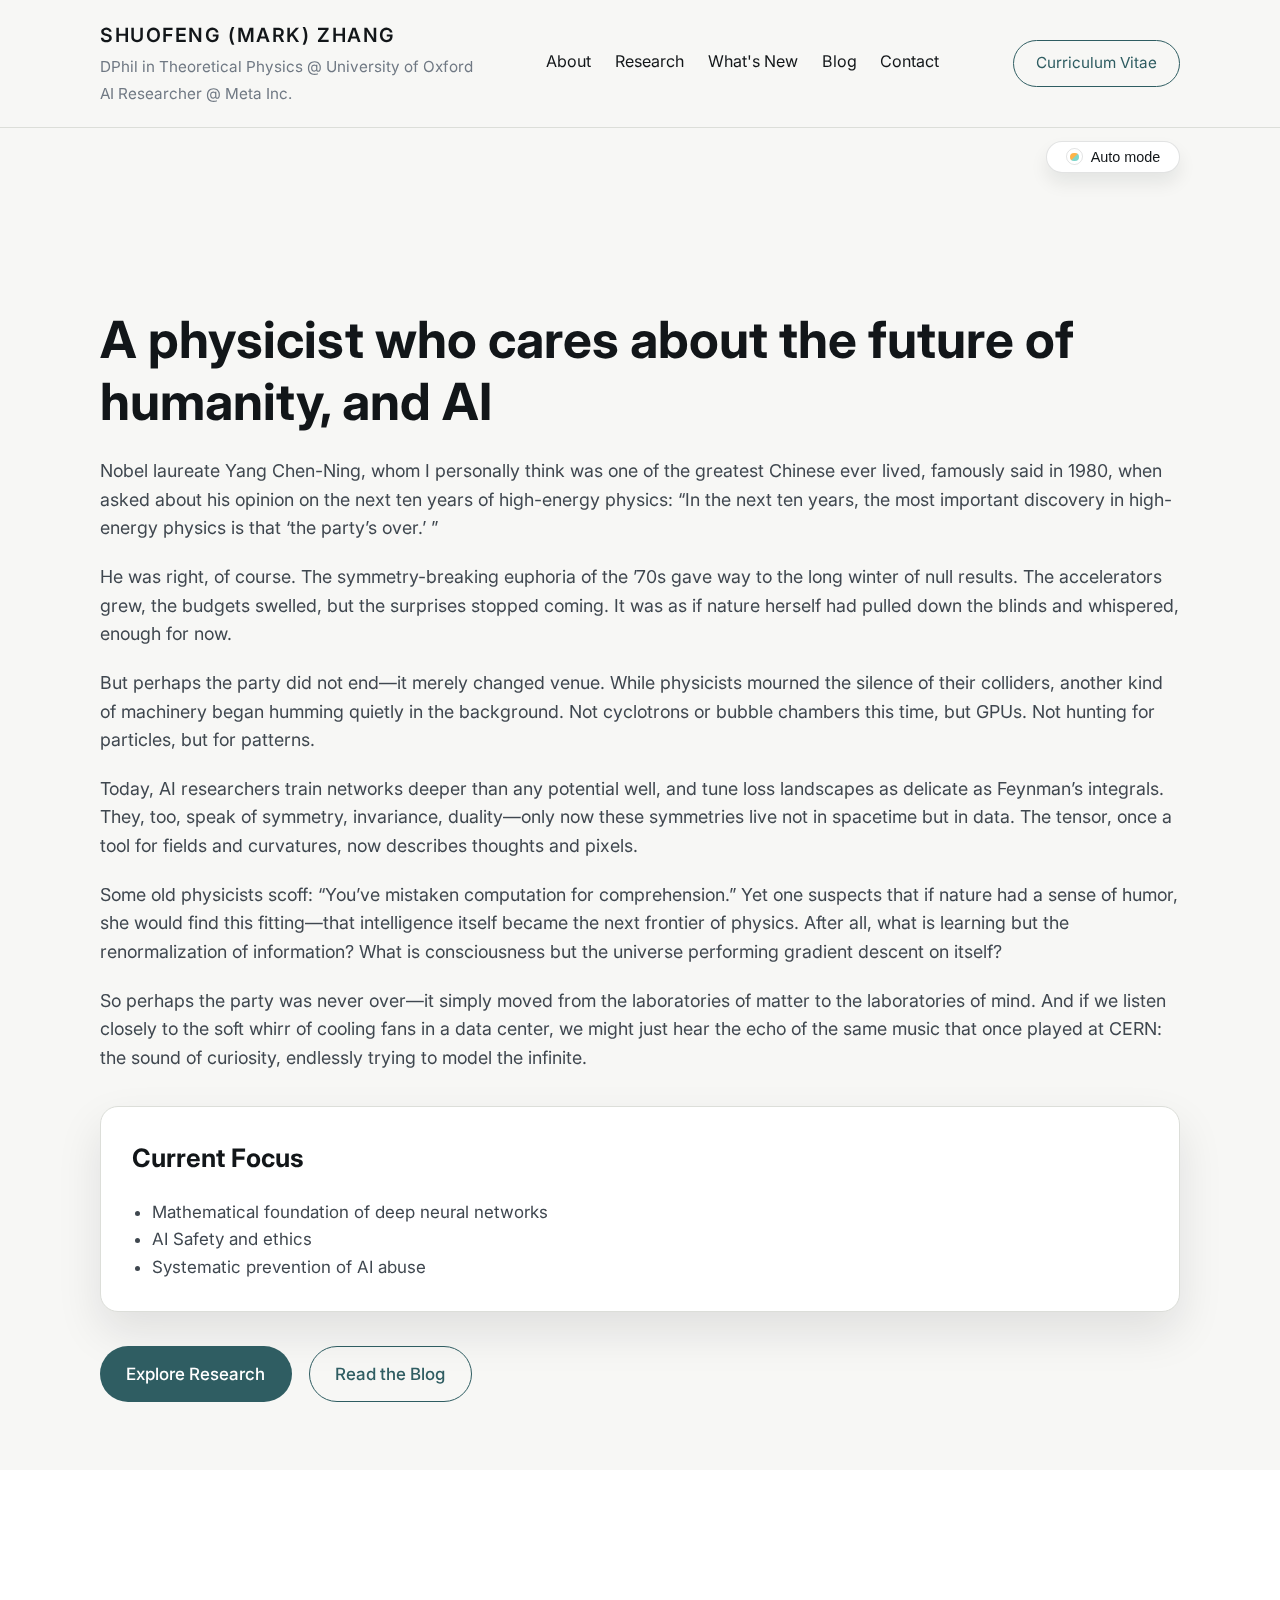
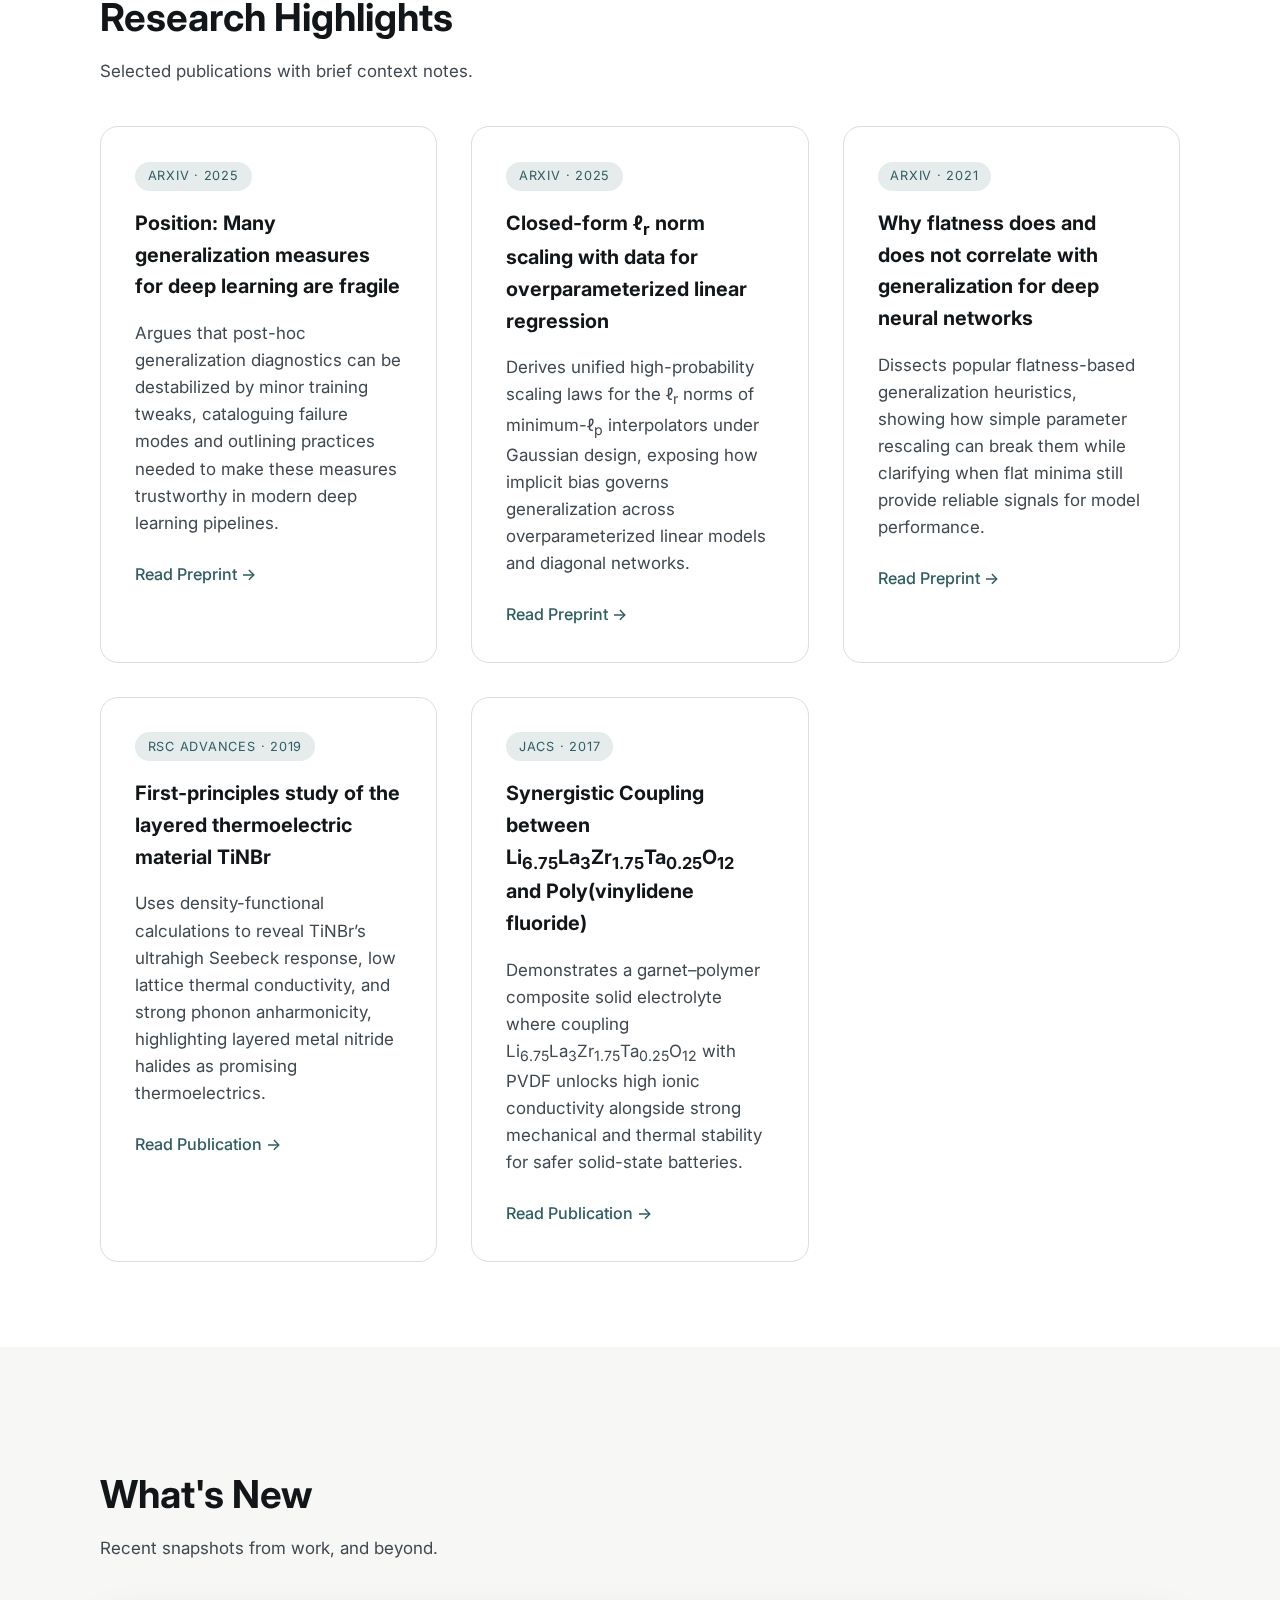
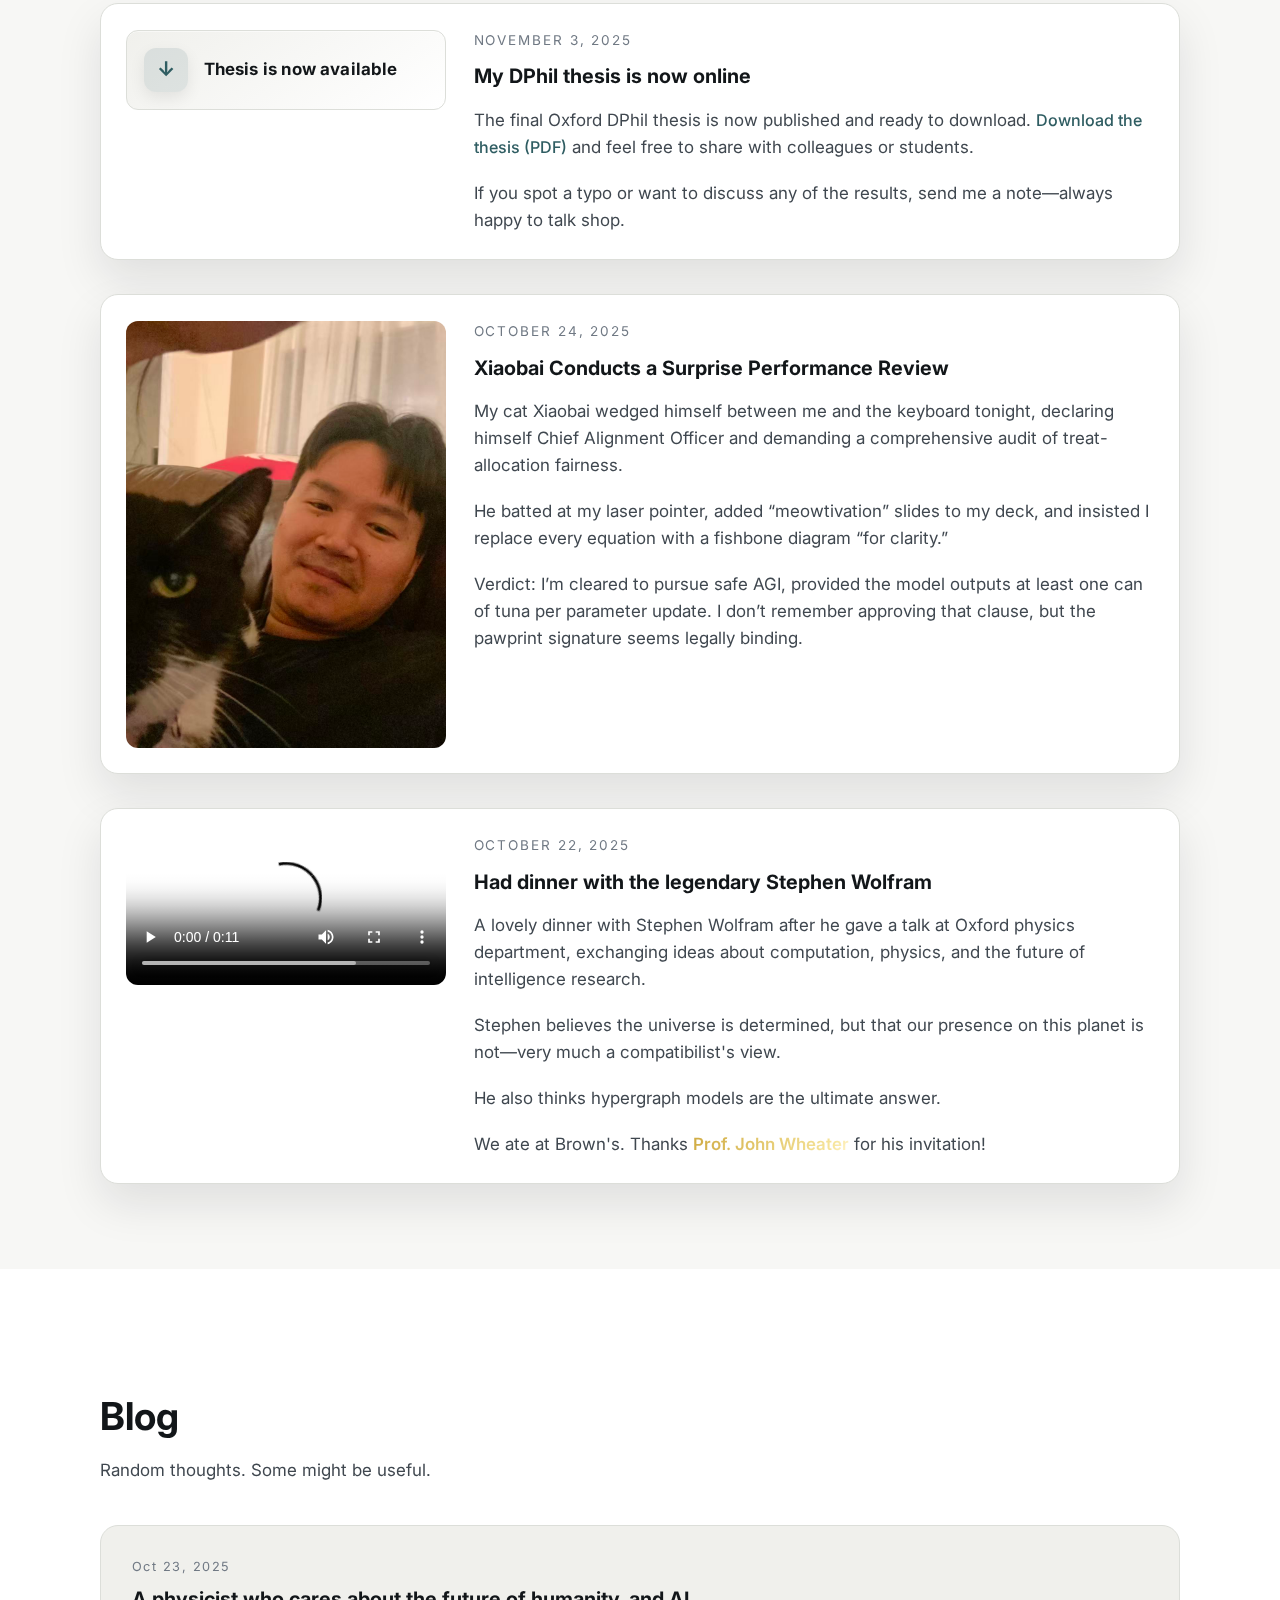
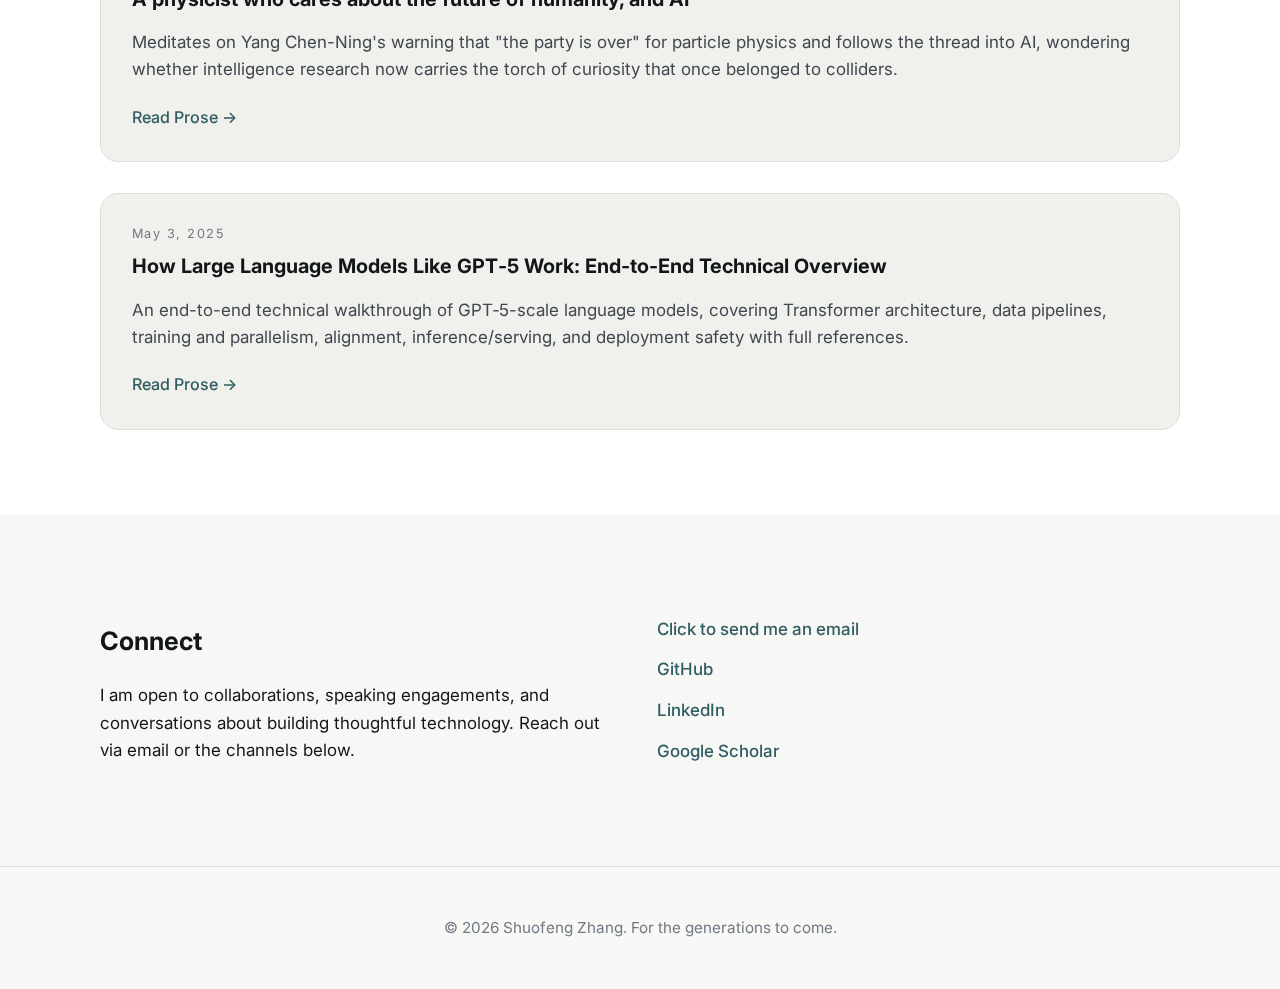
<file: index.html>
<!DOCTYPE html>
<html lang="en">
  <head>
    <meta charset="utf-8">
    <meta name="viewport" content="width=device-width, initial-scale=1">
    <meta name="description" content="Academic portfolio of Shuofeng Zhang, featuring research, updates, writing, and downloadable CV.">
    <title>Shuofeng Zhang homepage</title>
    <link rel="stylesheet" href="assets/css/style.css">
    <link rel="preconnect" href="https://fonts.googleapis.com">
    <link rel="preconnect" href="https://fonts.gstatic.com" crossorigin>
    <link href="https://fonts.googleapis.com/css2?family=Inter:wght@300;400;500;700&display=swap" rel="stylesheet">
  </head>
  <body>
    <header class="site-header">
      <div class="container">
        <div class="brand">
          <a href="#" class="brand-name">Shuofeng (Mark) Zhang</a>
          <p class="brand-tagline">DPhil in Theoretical Physics @ University of Oxford</p>
          <p class="brand-tagline">AI Researcher @ Meta Inc.</p>
        </div>
        <nav class="site-nav">
          <a href="#about">About</a>
          <a href="#research">Research</a>
          <a href="#whats-new">What's New</a>
          <a href="#blog">Blog</a>
          <a href="#contact">Contact</a>
        </nav>
        <a class="cv-download" href="assets/cv/CV_Oct2025.pdf" download>Curriculum Vitae</a>
      </div>
    </header>

    <div class="site-toolbar" role="complementary" aria-label="Site controls">
      <div class="container site-toolbar__inner">
        <button class="theme-toggle" type="button" data-theme-toggle data-theme-state="system" aria-label="Theme: Auto mode">
          <span class="theme-toggle__icon" aria-hidden="true"></span>
          <span class="theme-toggle__label">Auto mode</span>
        </button>
      </div>
    </div>

    <main>
      <section id="about" class="hero">
        <div class="container hero-grid">
          <div class="hero-text">
            <h1>A physicist who cares about the future of humanity, and AI</h1>
            <div class="hero-prose">
              <p>Nobel laureate Yang Chen-Ning, whom I personally think was one of the greatest Chinese ever lived, famously said in 1980, when asked about his opinion on the next ten years of high-energy physics: “In the next ten years, the most important discovery in high-energy physics is that ‘the party’s over.’ ”</p>
              <p>He was right, of course. The symmetry-breaking euphoria of the ’70s gave way to the long winter of null results. The accelerators grew, the budgets swelled, but the surprises stopped coming. It was as if nature herself had pulled down the blinds and whispered, enough for now.</p>
              <p>But perhaps the party did not end—it merely changed venue. While physicists mourned the silence of their colliders, another kind of machinery began humming quietly in the background. Not cyclotrons or bubble chambers this time, but GPUs. Not hunting for particles, but for patterns.</p>
              <p>Today, AI researchers train networks deeper than any potential well, and tune loss landscapes as delicate as Feynman’s integrals. They, too, speak of symmetry, invariance, duality—only now these symmetries live not in spacetime but in data. The tensor, once a tool for fields and curvatures, now describes thoughts and pixels.</p>
              <p>Some old physicists scoff: “You’ve mistaken computation for comprehension.” Yet one suspects that if nature had a sense of humor, she would find this fitting—that intelligence itself became the next frontier of physics. After all, what is learning but the renormalization of information? What is consciousness but the universe performing gradient descent on itself?</p>
              <p>So perhaps the party was never over—it simply moved from the laboratories of matter to the laboratories of mind. And if we listen closely to the soft whirr of cooling fans in a data center, we might just hear the echo of the same music that once played at CERN: the sound of curiosity, endlessly trying to model the infinite.</p>
            </div>
            <div class="hero-highlight">
              <h2>Current Focus</h2>
              <ul>
                <li>Mathematical foundation of deep neural networks</li>
                <li>AI Safety and ethics</li>
                <li>Systematic prevention of AI abuse</li>
              </ul>
            </div>
            <div class="hero-actions">
              <a class="button primary" href="#research">Explore Research</a>
              <a class="button ghost" href="#blog">Read the Blog</a>
            </div>
          </div>
        </div>
      </section>

      <section id="research" class="section section-alt">
        <div class="container">
          <div class="section-header">
            <h2>Research Highlights</h2>
            <p>Selected publications with brief context notes.</p>
          </div>
          <div class="cards-grid">
            <article class="card">
              <span class="card-label">arXiv &middot; 2025</span>
              <h3>Position: Many generalization measures for deep learning are fragile</h3>
              <p>
                Argues that post-hoc generalization diagnostics can be destabilized by minor training tweaks, cataloguing failure modes
                and outlining practices needed to make these measures trustworthy in modern deep learning pipelines.
              </p>
              <a class="card-link" href="https://arxiv.org/abs/2510.18934" target="_blank" rel="noopener">Read Preprint →</a>
            </article>
            <article class="card">
              <span class="card-label">arXiv &middot; 2025</span>
              <h3>Closed-form &ell;<sub>r</sub> norm scaling with data for overparameterized linear regression</h3>
              <p>
                Derives unified high-probability scaling laws for the &ell;<sub>r</sub> norms of minimum-&ell;<sub>p</sub> interpolators under Gaussian design,
                exposing how implicit bias governs generalization across overparameterized linear models and diagonal networks.
              </p>
              <a class="card-link" href="https://arxiv.org/abs/2509.21181" target="_blank" rel="noopener">Read Preprint →</a>
            </article>
            <article class="card">
              <span class="card-label">arXiv &middot; 2021</span>
              <h3>Why flatness does and does not correlate with generalization for deep neural networks</h3>
              <p>
                Dissects popular flatness-based generalization heuristics, showing how simple parameter rescaling can break them while clarifying
                when flat minima still provide reliable signals for model performance.
              </p>
              <a class="card-link" href="https://arxiv.org/abs/2103.06219" target="_blank" rel="noopener">Read Preprint →</a>
            </article>
            <article class="card">
              <span class="card-label">RSC Advances &middot; 2019</span>
              <h3>First-principles study of the layered thermoelectric material TiNBr</h3>
              <p>
                Uses density-functional calculations to reveal TiNBr’s ultrahigh Seebeck response, low lattice thermal conductivity,
                and strong phonon anharmonicity, highlighting layered metal nitride halides as promising thermoelectrics.
              </p>
              <a class="card-link" href="https://doi.org/10.1039/C9RA00247B" target="_blank" rel="noopener">Read Publication →</a>
            </article>
            <article class="card">
              <span class="card-label">JACS &middot; 2017</span>
              <h3>Synergistic Coupling between Li<sub>6.75</sub>La<sub>3</sub>Zr<sub>1.75</sub>Ta<sub>0.25</sub>O<sub>12</sub> and Poly(vinylidene fluoride)</h3>
              <p>
                Demonstrates a garnet–polymer composite solid electrolyte where coupling Li<sub>6.75</sub>La<sub>3</sub>Zr<sub>1.75</sub>Ta<sub>0.25</sub>O<sub>12</sub> with PVDF
                unlocks high ionic conductivity alongside strong mechanical and thermal stability for safer solid-state batteries.
              </p>
              <a class="card-link" href="https://doi.org/10.1021/jacs.7b06364" target="_blank" rel="noopener">Read Publication →</a>
            </article>
          </div>
        </div>
      </section>

      <section id="whats-new" class="section">
        <div class="container">
          <div class="section-header">
            <h2>What's New</h2>
            <p>Recent snapshots from work, and beyond.</p>
          </div>
          <div class="feed">
            <article class="feed-item">
              <div class="feed-media feed-media--doc" aria-hidden="true">
                <div class="doc-icon">↓</div>
                <div>
                  <p class="doc-title">Thesis is now available</p>
                </div>
              </div>
              <div class="feed-body">
                <time datetime="2025-11-03">November 3, 2025</time>
                <h3>My DPhil thesis is now online</h3>
                <p>
                  The final Oxford DPhil thesis is now published and ready to download.
                  <a class="card-link" href="assets/thesis/Shuofeng_Zhang_DPhil_Thesis.pdf" download>Download the thesis (PDF)</a>
                  and feel free to share with colleagues or students.
                </p>
                <p>
                  If you spot a typo or want to discuss any of the results, send me a note—always happy to talk shop.
                </p>
              </div>
            </article>
            <article class="feed-item">
              <div class="feed-media">
                <img src="assets/images/xiaobai_and_me.jpg" alt="Shuofeng and Xiaobai the cat sharing a laptop" loading="lazy">
              </div>
              <div class="feed-body">
                <time datetime="2025-10-24">October 24, 2025</time>
                <h3>Xiaobai Conducts a Surprise Performance Review</h3>
                <p>
                  My cat Xiaobai wedged himself between me and the keyboard tonight, declaring himself Chief Alignment Officer and demanding a comprehensive audit of treat-allocation fairness.
                </p>
                <p>
                  He batted at my laser pointer, added “meowtivation” slides to my deck, and insisted I replace every equation with a fishbone diagram “for clarity.”
                </p>
                <p>
                  Verdict: I’m cleared to pursue safe AGI, provided the model outputs at least one can of tuna per parameter update. I don’t remember approving that clause, but the pawprint signature seems legally binding.
                </p>
              </div>
            </article>
            <article class="feed-item">
              <div class="feed-media">
                <video controls preload="metadata" poster="assets/images/281da0da470fb362b5b51b7b4e6163b0.mp4">
                  <source src="assets/images/281da0da470fb362b5b51b7b4e6163b0.mp4" type="video/mp4">
                  Your browser does not support the video tag. You can <a href="assets/images/281da0da470fb362b5b51b7b4e6163b0.mp4">download the clip</a> instead.
                </video>
              </div>
              <div class="feed-body">
                <time datetime="2025-10-22">October 22, 2025</time>
                <h3>Had dinner with the legendary Stephen Wolfram</h3>
                <p>
                  A lovely dinner with Stephen Wolfram after he gave a talk at Oxford physics department, exchanging ideas about computation, physics,
                  and the future of intelligence research.
                </p>
                <p>
                  Stephen believes the universe is determined, but that our presence on this planet is not—very much a compatibilist's view.
                </p>
                <p>
                  He also thinks hypergraph models are the ultimate answer.
                </p>
                <p>
                  We ate at Brown's. Thanks
                  <a class="legend-link" href="https://www.physics.ox.ac.uk/our-people/wheater" target="_blank" rel="noopener noreferrer">Prof. John Wheater</a>
                  for his invitation!
                </p>
              </div>
            </article>
          </div>
        </div>
      </section>

      <section id="blog" class="section section-alt">
        <div class="container">
          <div class="section-header">
            <h2>Blog</h2>
            <p>Random thoughts. Some might be useful.</p>
          </div>
          <div class="blog-list">
            <article class="blog-card">
              <header>
                <time datetime="2025-10-23">Oct 23, 2025</time>
                <h3>A physicist who cares about the future of humanity, and AI</h3>
              </header>
              <p>
                Meditates on Yang Chen-Ning's warning that "the party is over" for particle physics and follows the thread into AI,
                wondering whether intelligence research now carries the torch of curiosity that once belonged to colliders.
              </p>
              <a class="card-link" href="assets/blog/a-physicist.html" target="_blank" rel="noopener">Read Prose →</a>
            </article>
            <article class="blog-card">
              <header>
                <time datetime="2025-05-03">May 3, 2025</time>
                <h3>How Large Language Models Like GPT‑5 Work: End‑to‑End Technical Overview</h3>
              </header>
              <p>
                An end-to-end technical walkthrough of GPT‑5-scale language models, covering Transformer architecture, data pipelines, training and parallelism, alignment, inference/serving, and deployment safety with full references.
              </p>
              <a class="card-link" href="assets/blog/how-large-language-models-like-gpt-5-work.html" target="_blank" rel="noopener">Read Prose →</a>
            </article>
          </div>
        </div>
      </section>

      <section id="contact" class="section">
        <div class="container contact-grid">
          <div>
            <h2>Connect</h2>
            <p>
              I am open to collaborations, speaking engagements, and conversations about building thoughtful
              technology. Reach out via email or the channels below.
            </p>
          </div>
          <ul class="contact-links">
            <li><a href="mailto:sofuncheung16@gmail.com">Click to send me an email</a></li>
            <li><a href="https://github.com/shuofengzhang" target="_blank" rel="noopener">GitHub</a></li>
            <li><a href="https://www.linkedin.com/in/shuofeng-zhang-2941721a2/" target="_blank" rel="noopener">LinkedIn</a></li>
            <li><a href="https://scholar.google.com/citations?user=a4y5q0cAAAAJ&hl=en" target="_blank" rel="noopener">Google Scholar</a></li>
          </ul>
        </div>
      </section>
    </main>

    <footer class="site-footer">
      <div class="container">
        <p>© <span id="current-year"></span> Shuofeng Zhang. For the generations to come.</p>
      </div>
    </footer>

    <script src="assets/js/main.js"></script>
  </body>
</html>
</file>
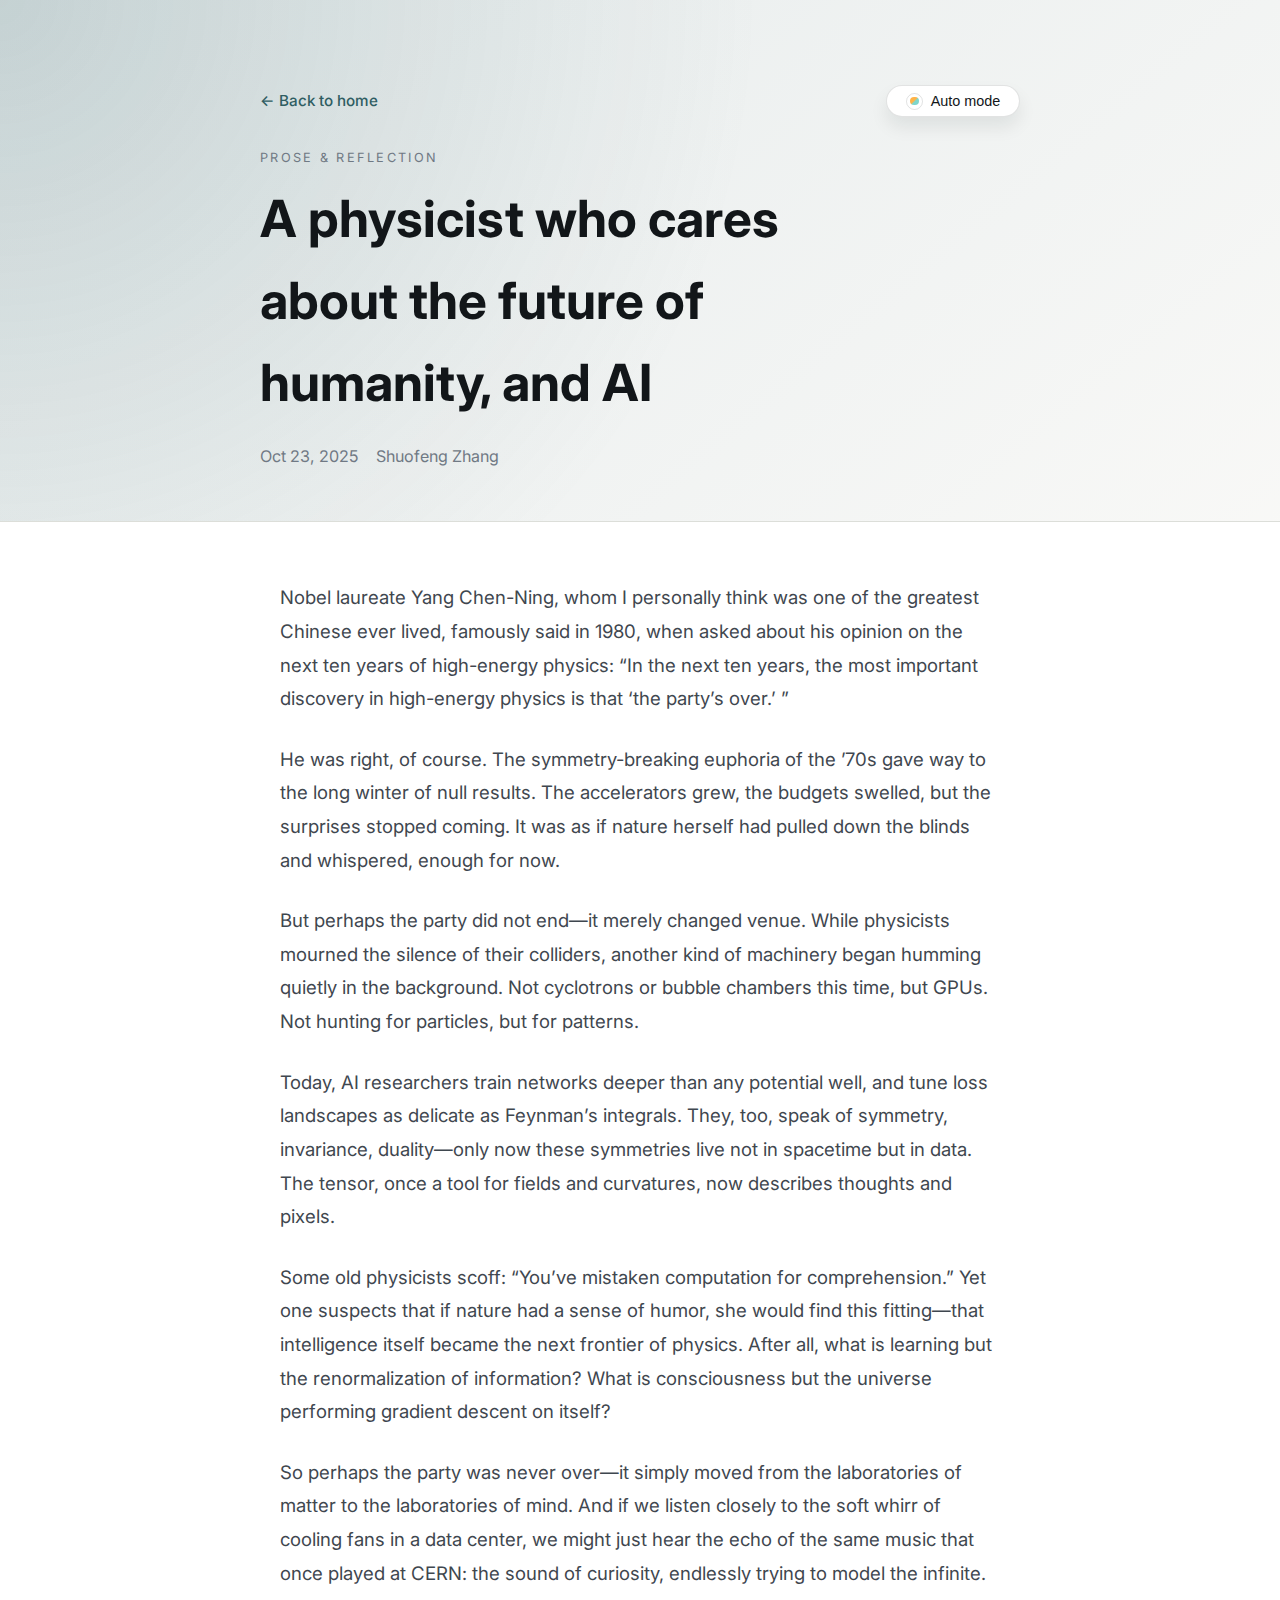
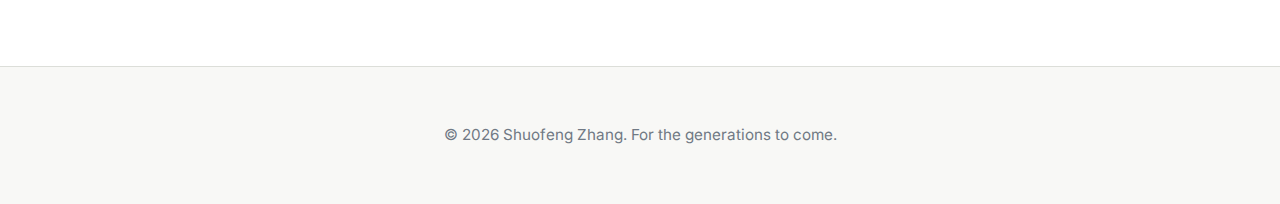
<file: assets/blog/a-physicist.html>
<!DOCTYPE html>
<html lang="en">
  <head>
    <meta charset="utf-8">
    <meta name="viewport" content="width=device-width, initial-scale=1">
    <meta name="description" content="A reflective essay on the future of physics and artificial intelligence by Shuofeng Zhang.">
    <title>A physicist who cares about the future of humanity, and AI</title>
    <link rel="stylesheet" href="../css/style.css">
    <link rel="preconnect" href="https://fonts.googleapis.com">
    <link rel="preconnect" href="https://fonts.gstatic.com" crossorigin>
    <link href="https://fonts.googleapis.com/css2?family=Inter:wght@300;400;500;700&display=swap" rel="stylesheet">
  </head>
  <body class="article-page">
    <header class="article-header">
      <div class="container">
        <div class="article-top-bar">
          <a class="article-back" href="/">← Back to home</a>
          <button class="theme-toggle" type="button" data-theme-toggle data-theme-state="system" aria-label="Theme: Auto mode">
            <span class="theme-toggle__icon" aria-hidden="true"></span>
            <span class="theme-toggle__label">Auto mode</span>
          </button>
        </div>
        <p class="article-kicker">Prose & Reflection</p>
        <h1>A physicist who cares about the future of humanity, and AI</h1>
        <div class="article-meta">
          <time datetime="2025-10-23">Oct 23, 2025</time>
          <span>Shuofeng Zhang</span>
        </div>
      </div>
    </header>

    <main class="article-content">
      <div class="container">
        <article>
          <p>Nobel laureate Yang Chen-Ning, whom I personally think was one of the greatest Chinese ever lived, famously said in 1980, when asked about his opinion on the next ten years of high-energy physics: “In the next ten years, the most important discovery in high-energy physics is that ‘the party’s over.’ ”</p>

          <p>He was right, of course. The symmetry-breaking euphoria of the ’70s gave way to the long winter of null results. The accelerators grew, the budgets swelled, but the surprises stopped coming. It was as if nature herself had pulled down the blinds and whispered, enough for now.</p>

          <p>But perhaps the party did not end—it merely changed venue. While physicists mourned the silence of their colliders, another kind of machinery began humming quietly in the background. Not cyclotrons or bubble chambers this time, but GPUs. Not hunting for particles, but for patterns.</p>

          <p>Today, AI researchers train networks deeper than any potential well, and tune loss landscapes as delicate as Feynman’s integrals. They, too, speak of symmetry, invariance, duality—only now these symmetries live not in spacetime but in data. The tensor, once a tool for fields and curvatures, now describes thoughts and pixels.</p>

          <p>Some old physicists scoff: “You’ve mistaken computation for comprehension.” Yet one suspects that if nature had a sense of humor, she would find this fitting—that intelligence itself became the next frontier of physics. After all, what is learning but the renormalization of information? What is consciousness but the universe performing gradient descent on itself?</p>

          <p>So perhaps the party was never over—it simply moved from the laboratories of matter to the laboratories of mind. And if we listen closely to the soft whirr of cooling fans in a data center, we might just hear the echo of the same music that once played at CERN: the sound of curiosity, endlessly trying to model the infinite.</p>
        </article>
      </div>
    </main>

    <footer class="article-footer">
      <div class="container">
        <p>© <span id="current-year"></span> Shuofeng Zhang. For the generations to come.</p>
      </div>
    </footer>

    <script src="../js/main.js"></script>
  </body>
</html>
</file>
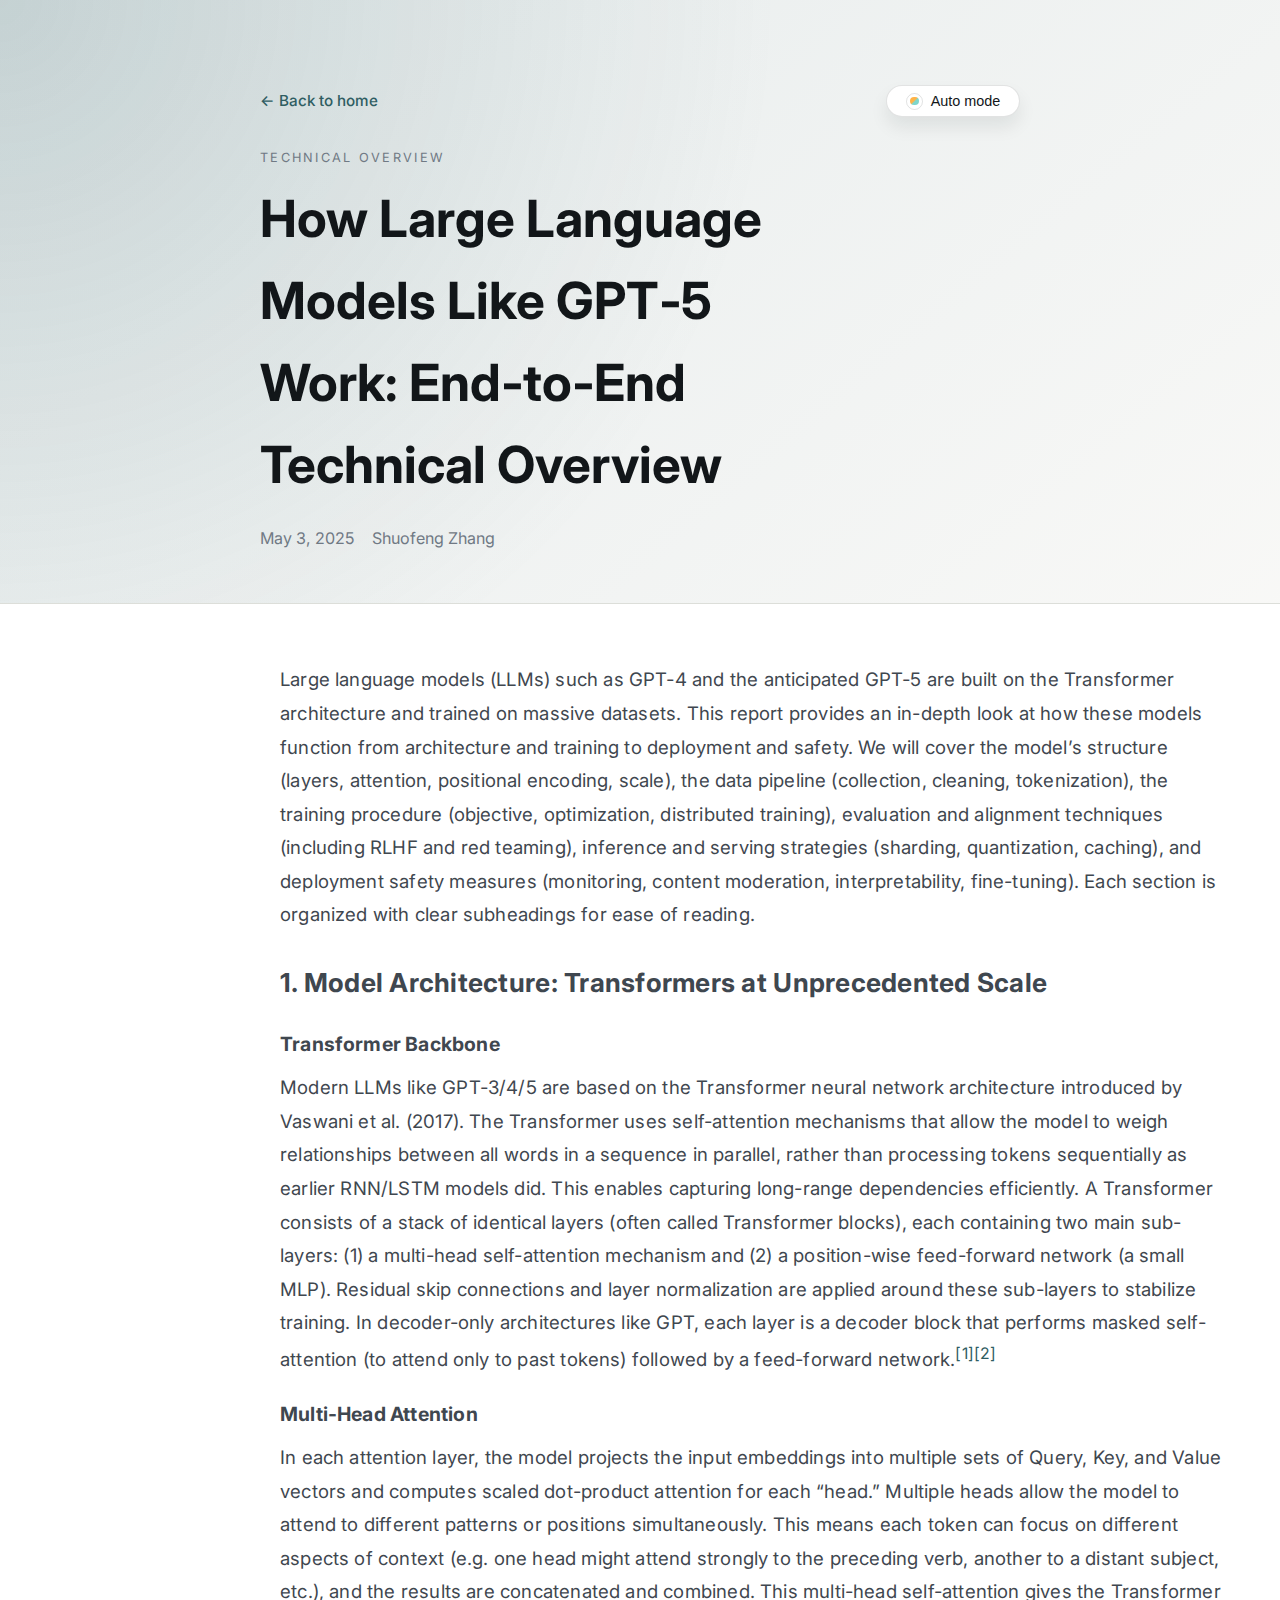
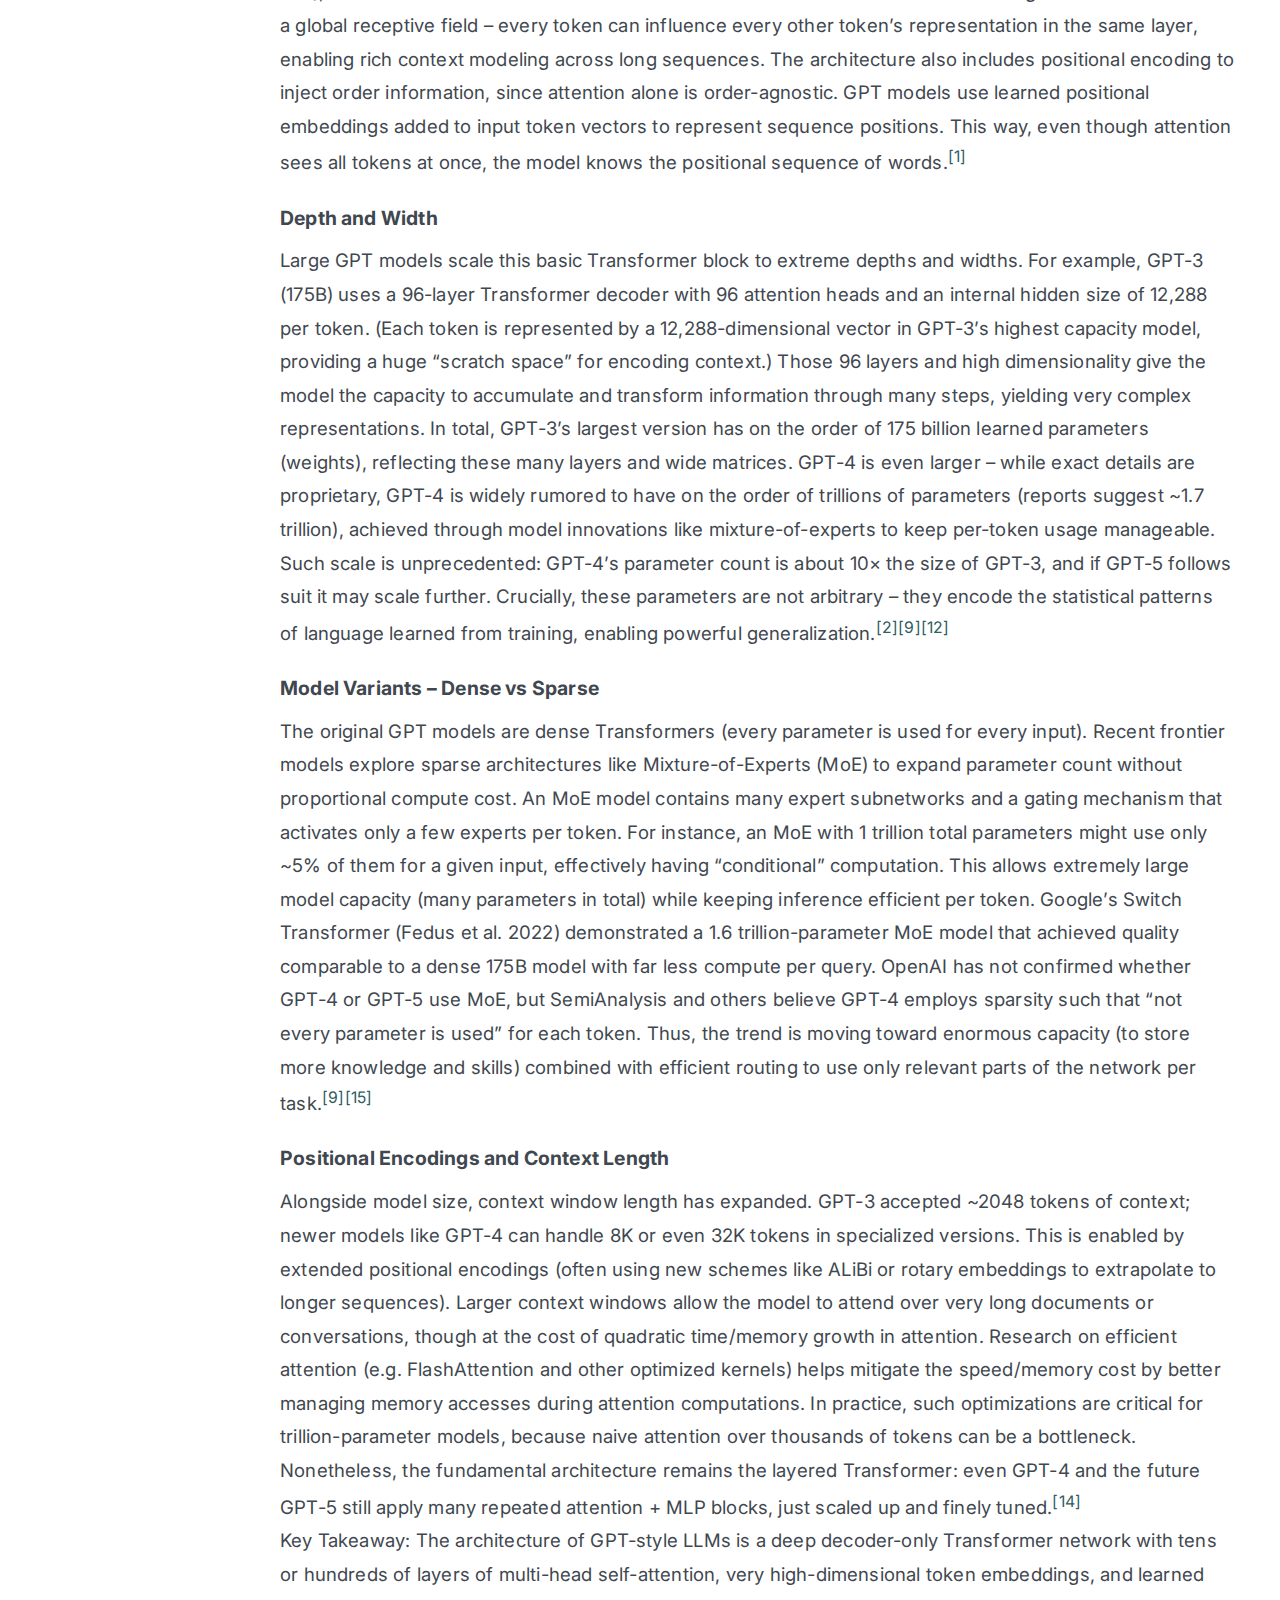
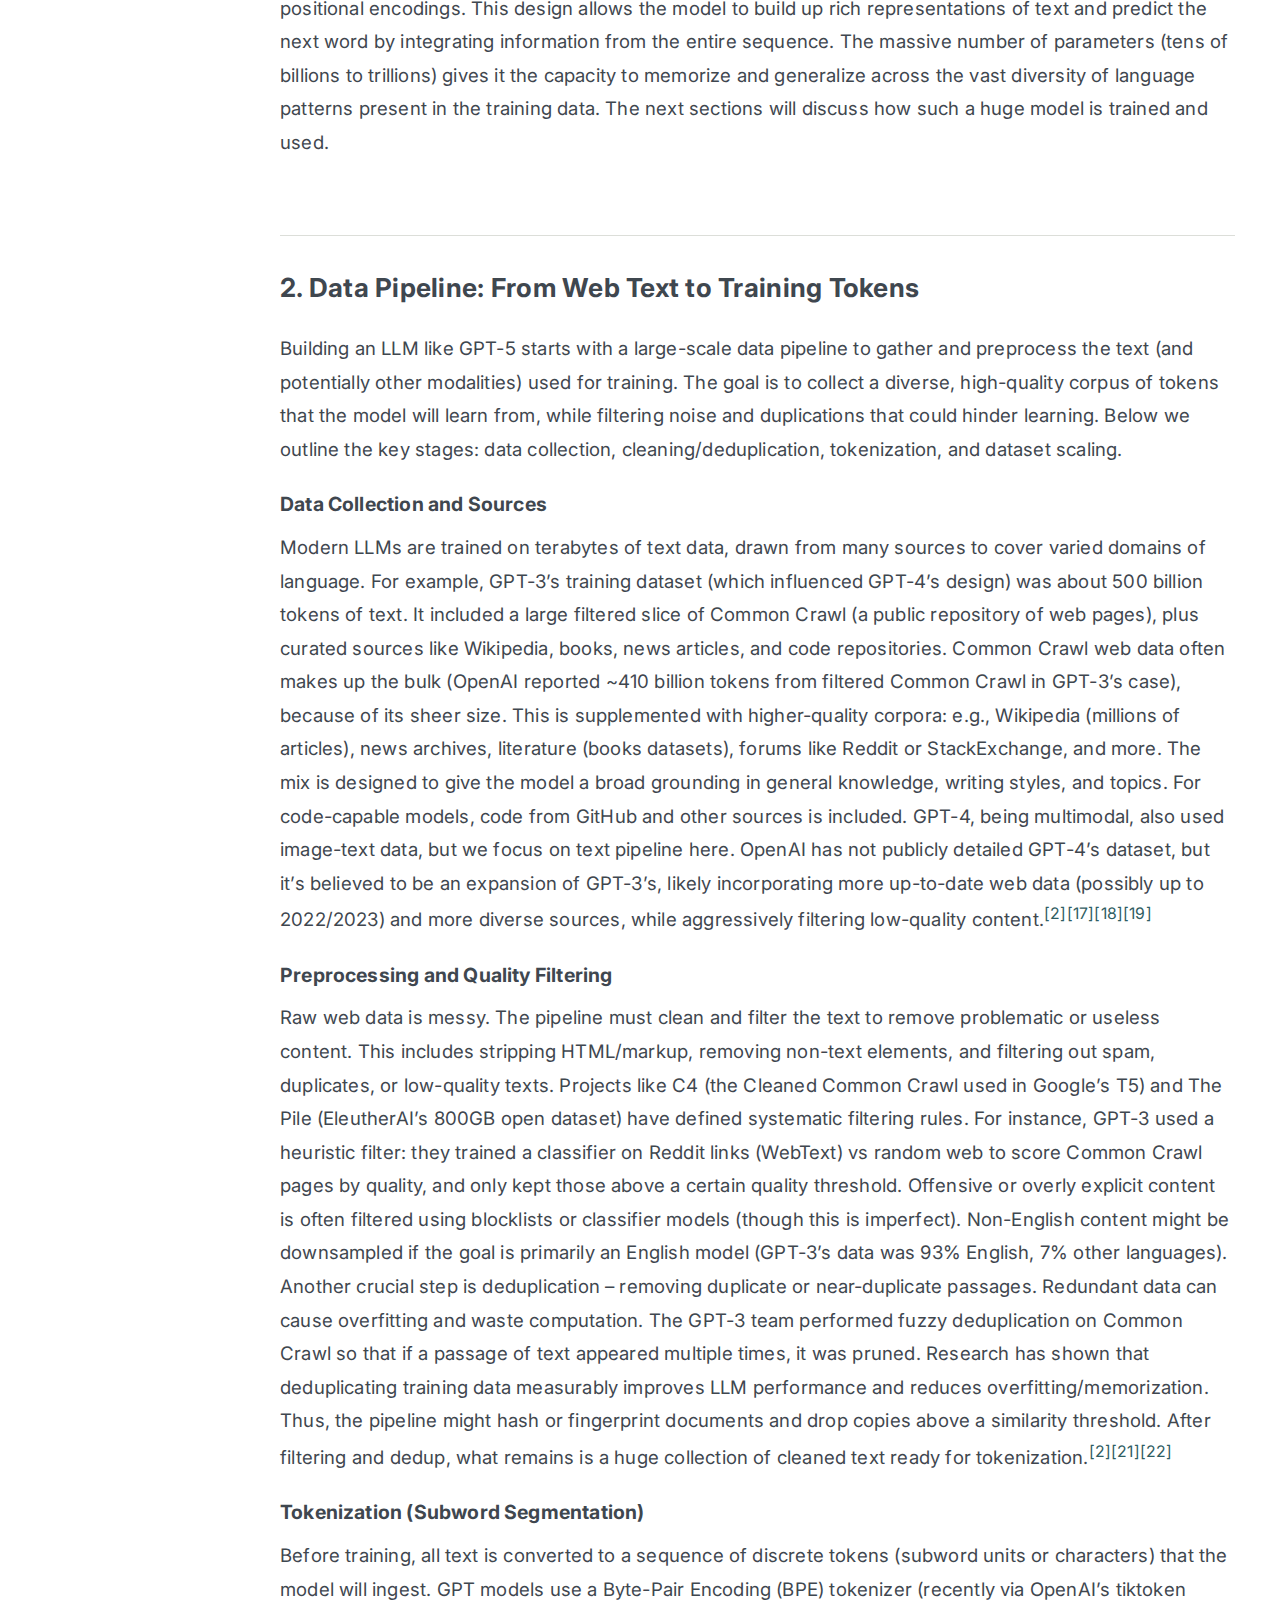
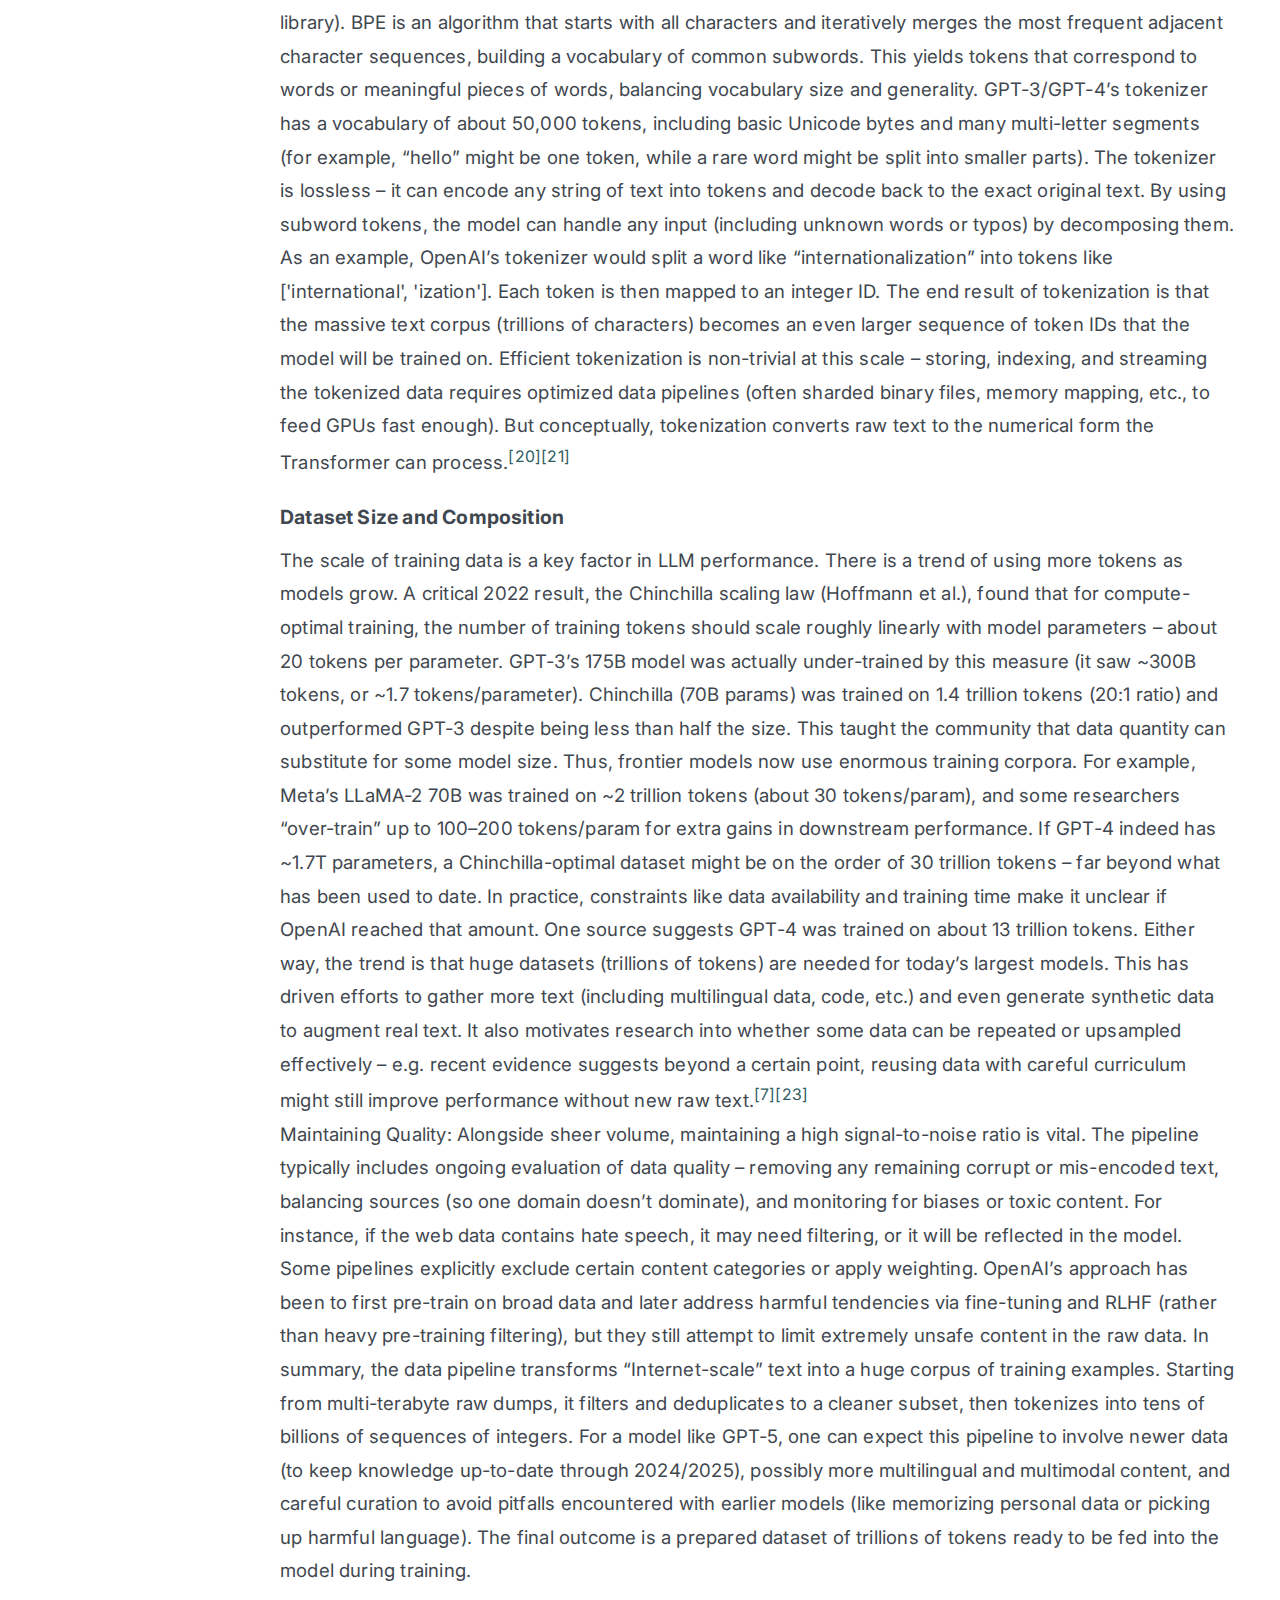
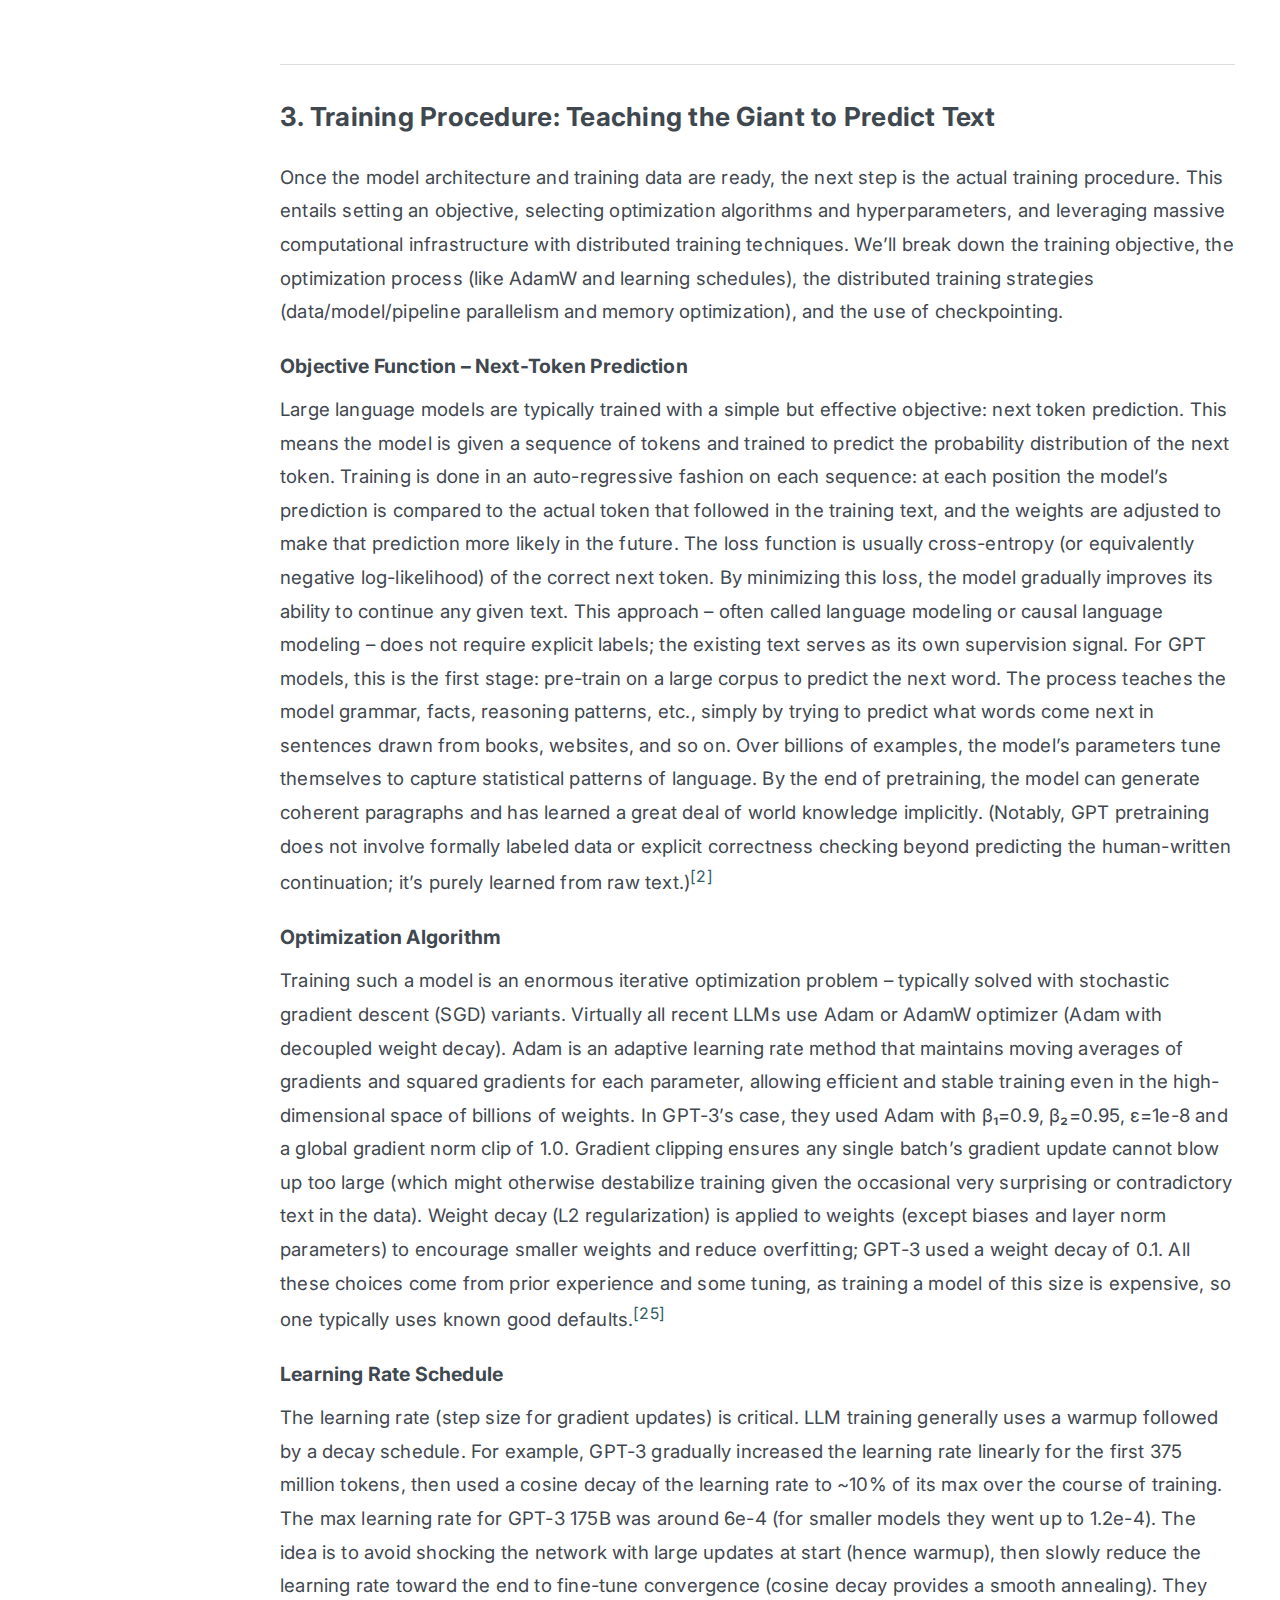
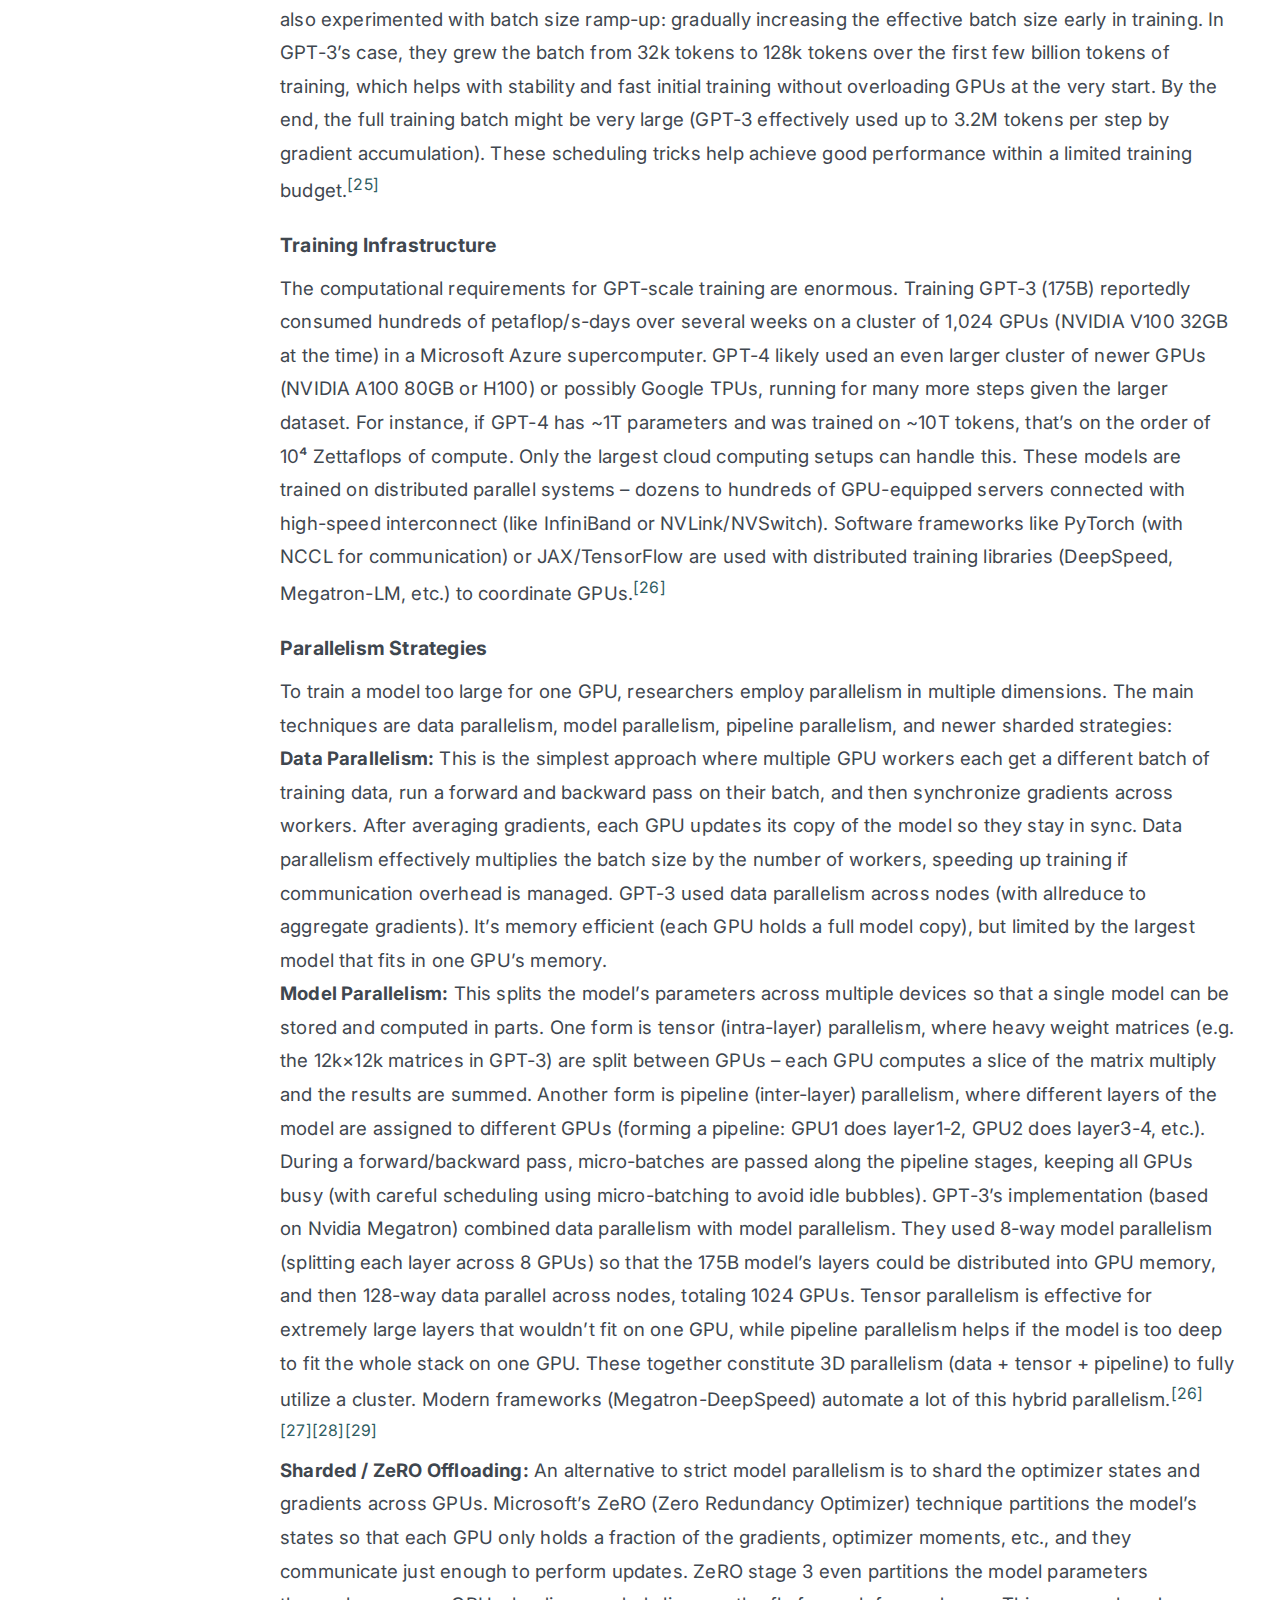
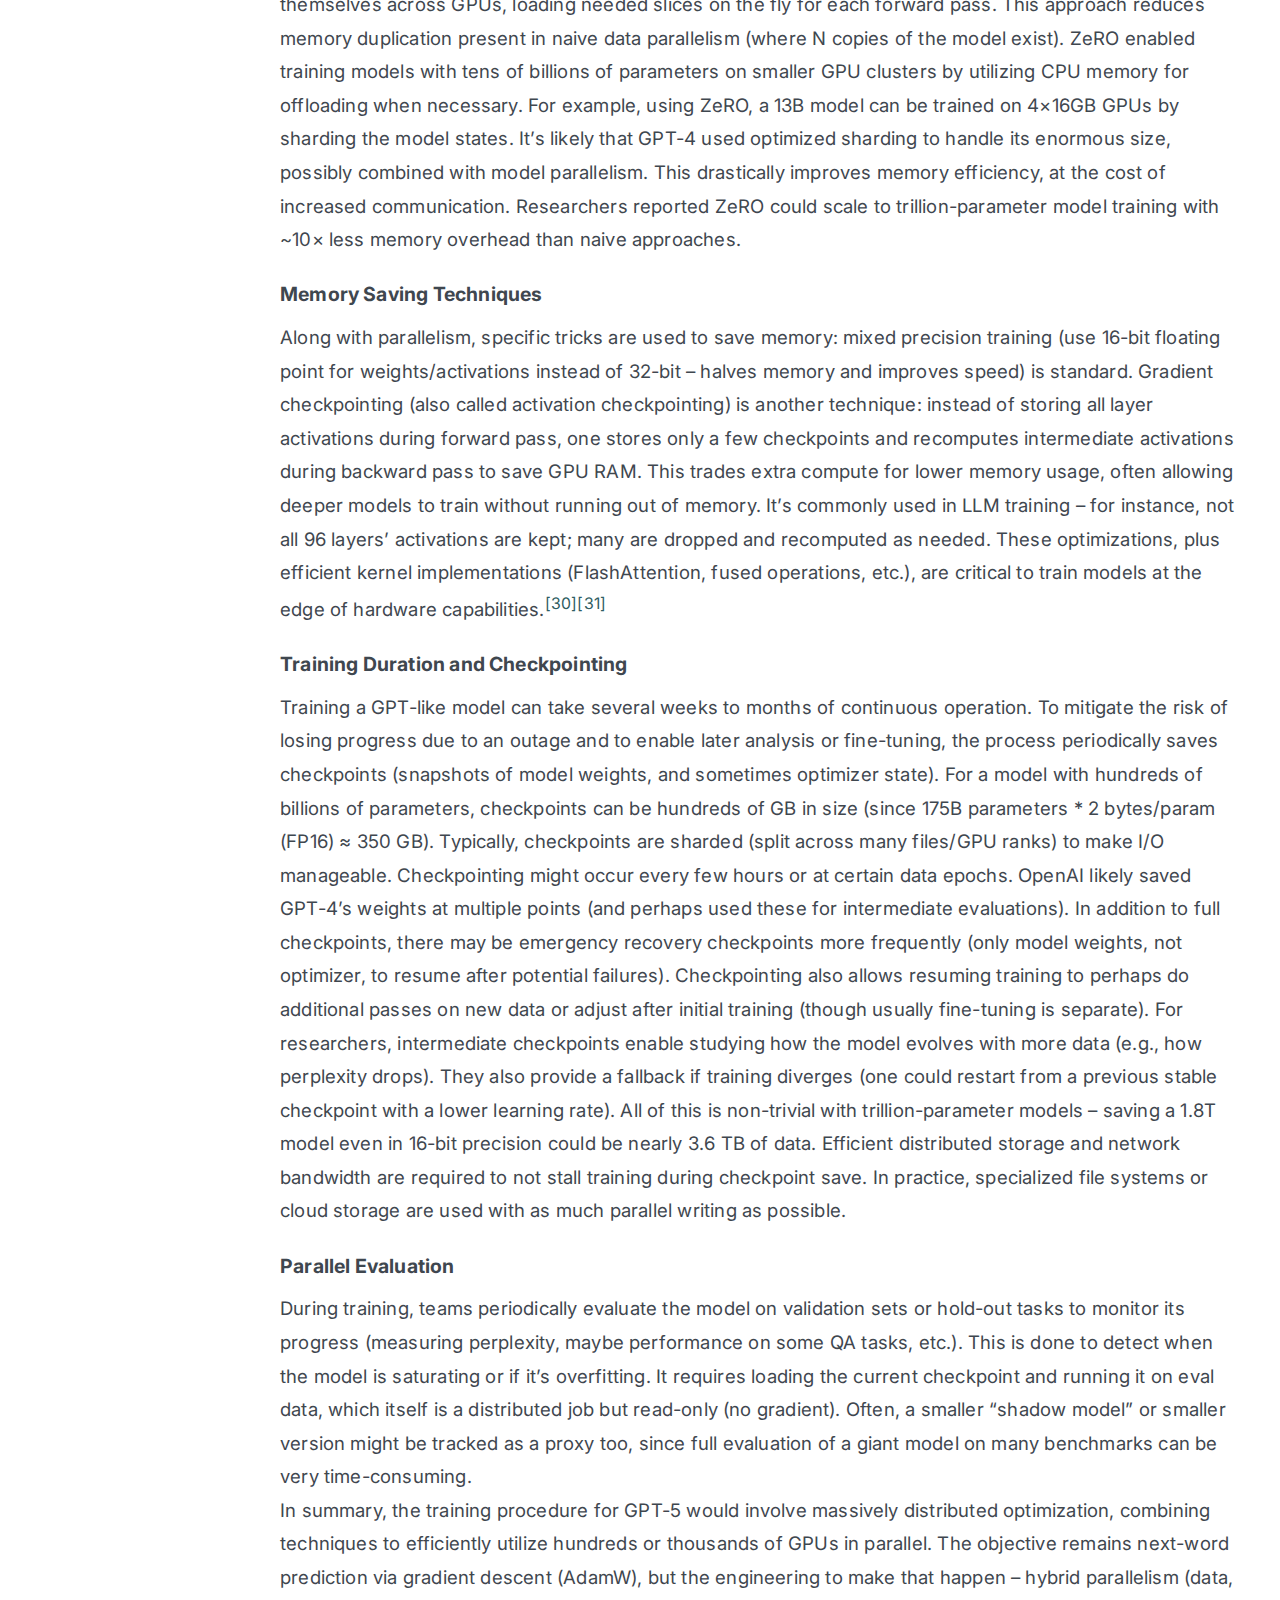
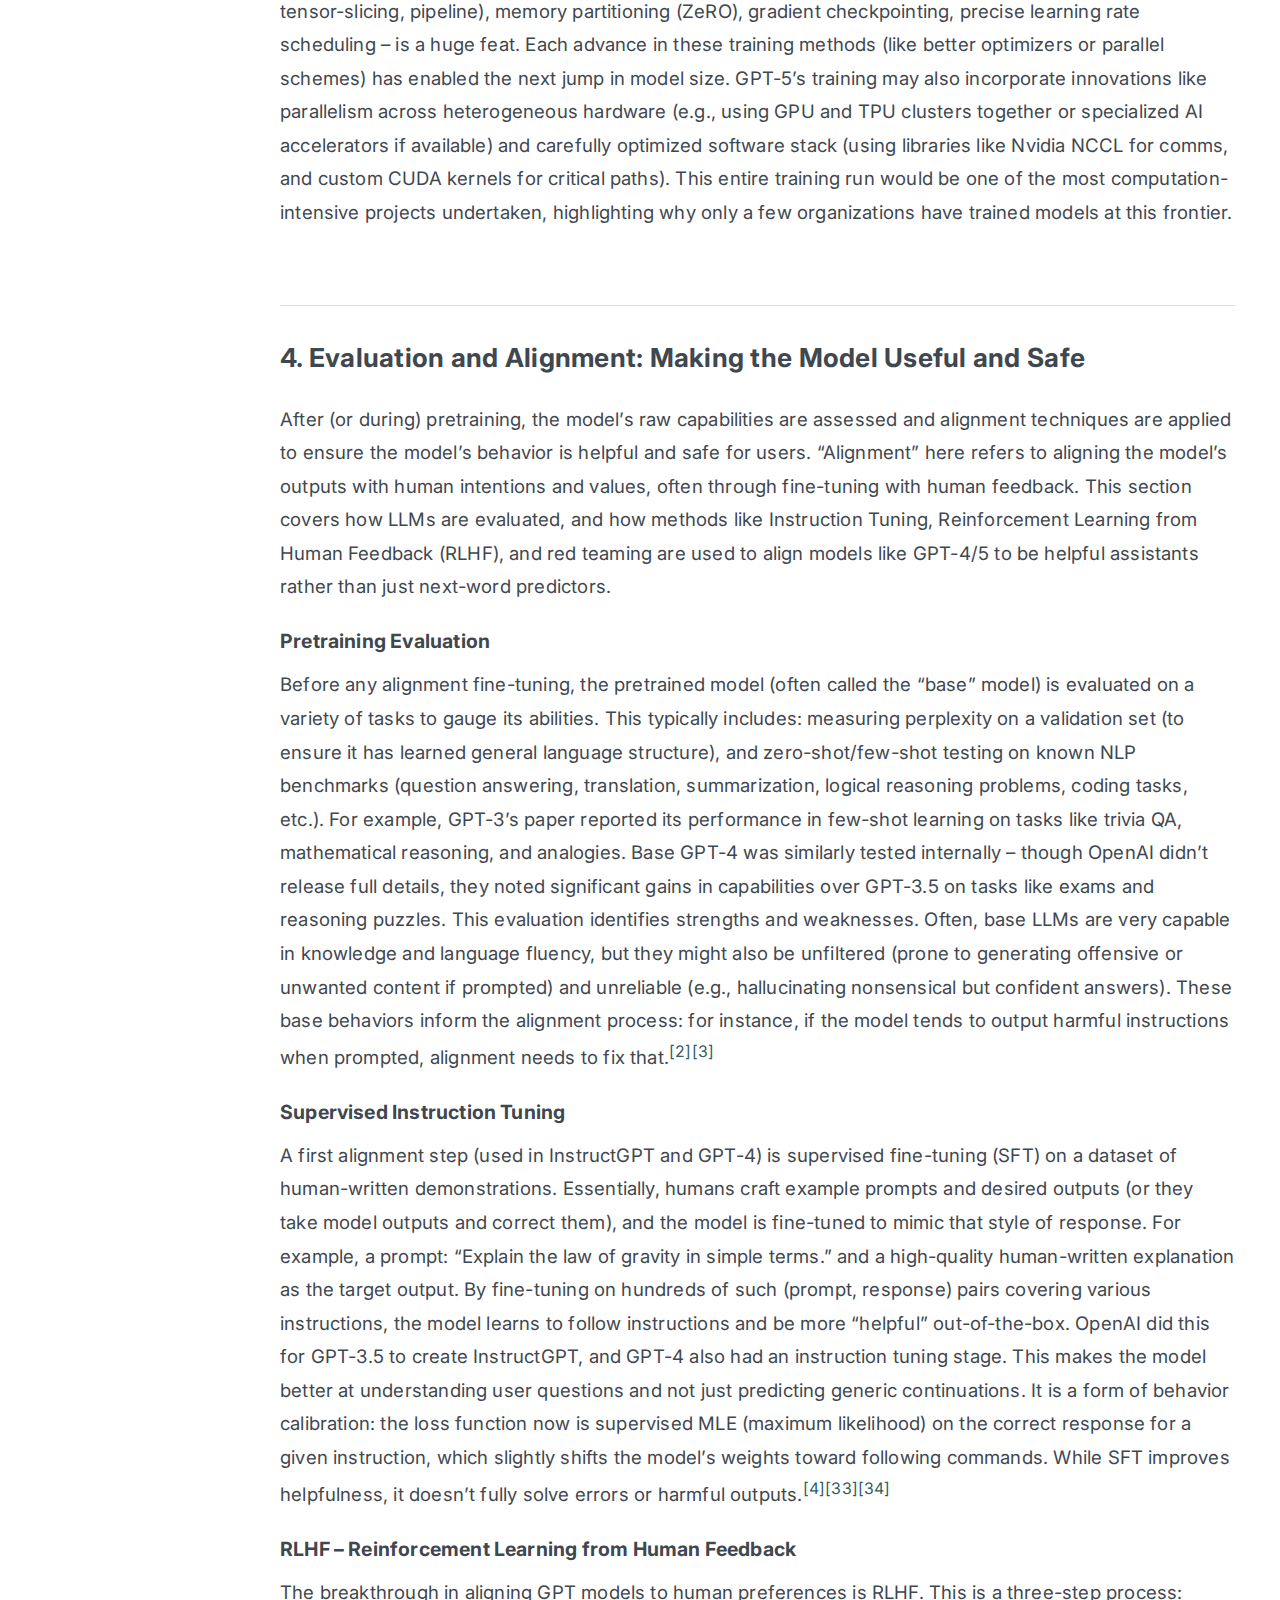
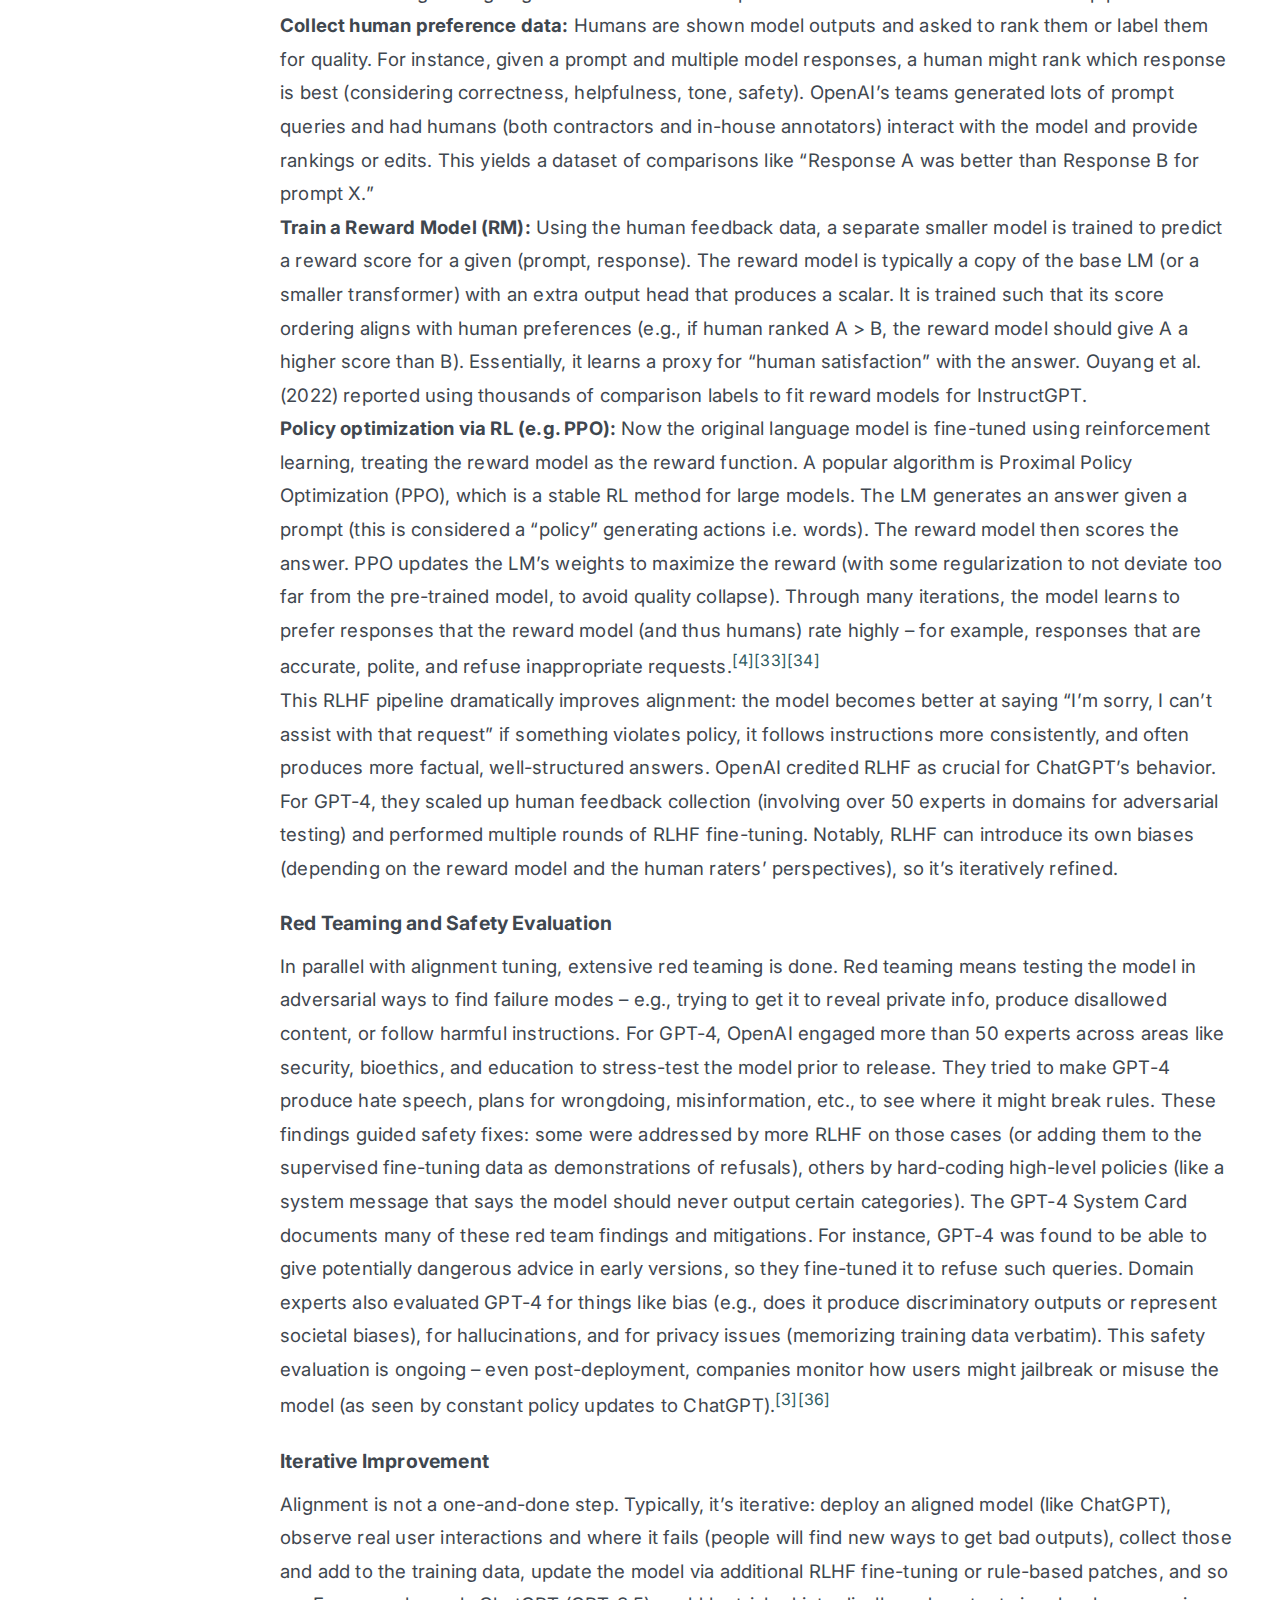
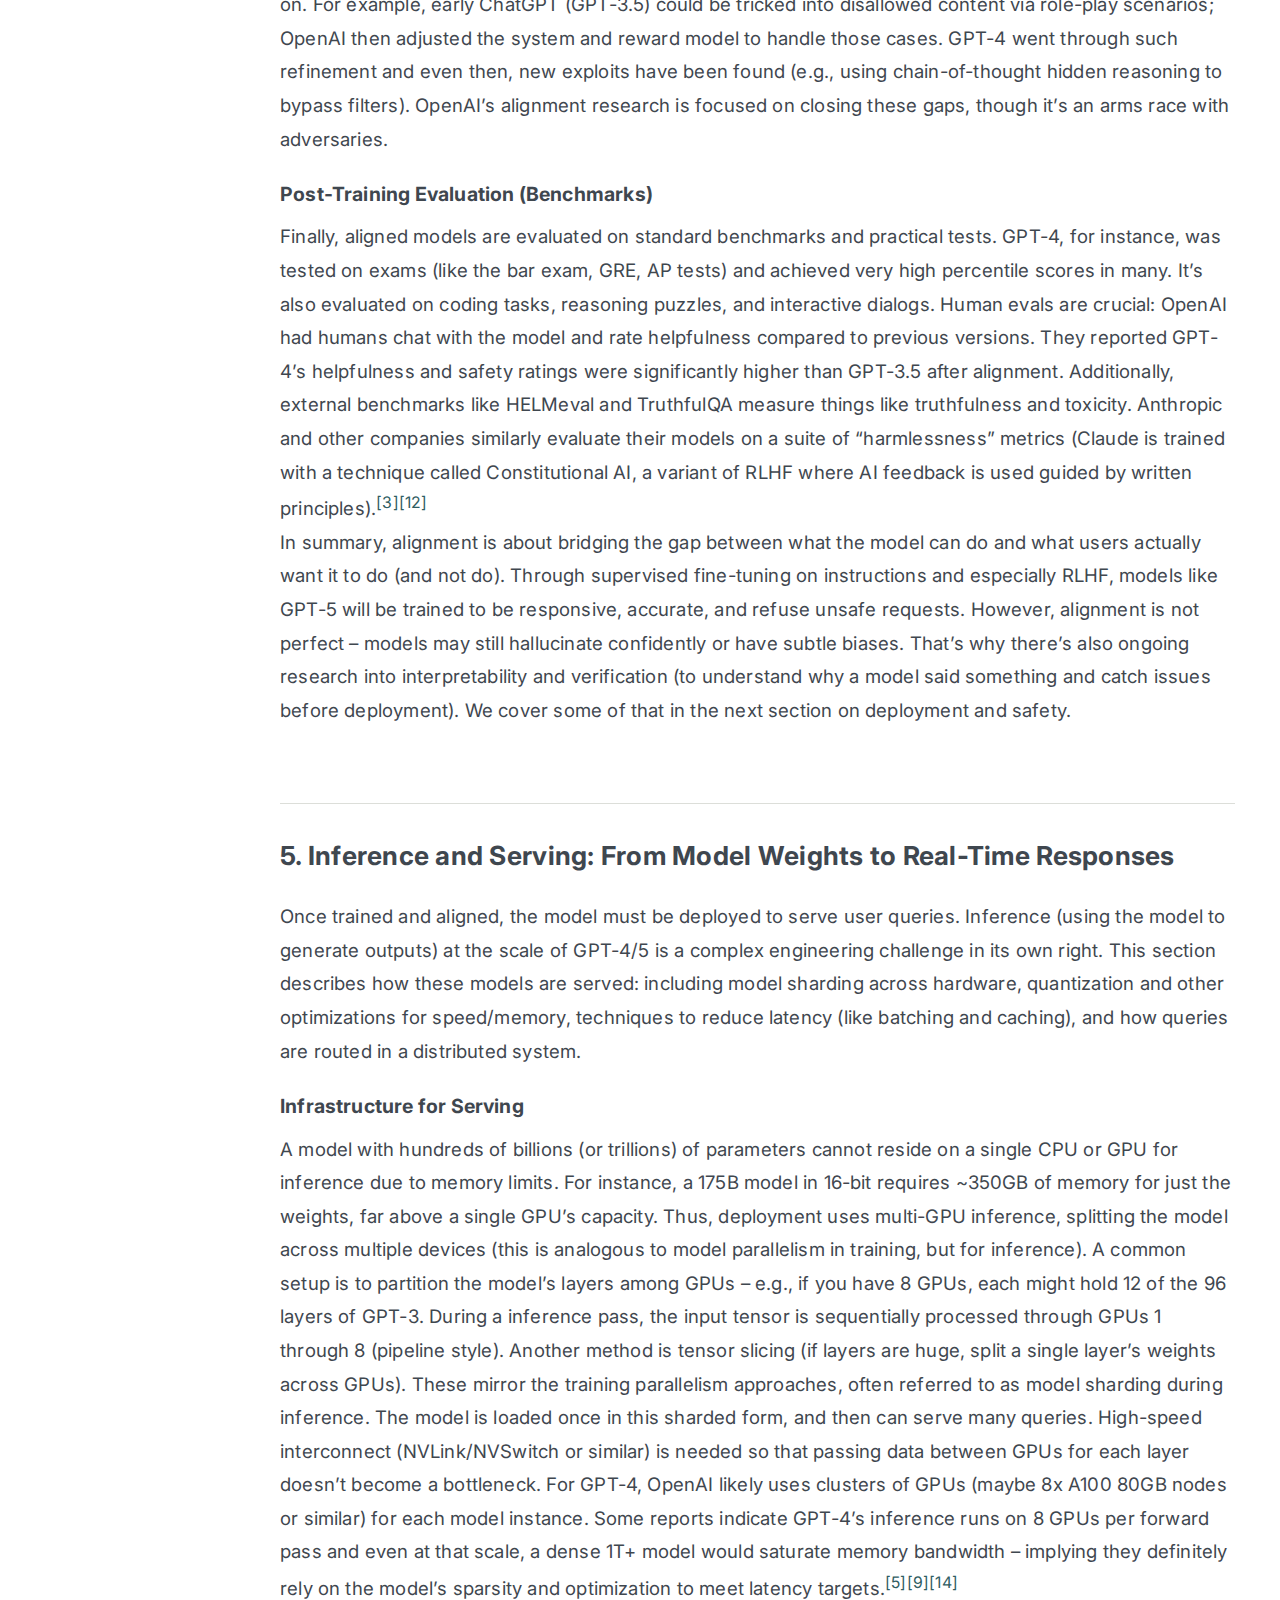
<file: assets/blog/how-large-language-models-like-gpt-5-work.html>
<!DOCTYPE html>
<html lang="en">
  <head>
    <meta charset="utf-8">
    <meta name="viewport" content="width=device-width, initial-scale=1">
    <meta name="description" content="End-to-end technical overview of GPT‑5 style large language models covering architecture, data pipelines, training, inference, and safety considerations.">
    <title>How Large Language Models Like GPT‑5 Work: End‑to‑End Technical Overview</title>
    <link rel="stylesheet" href="../css/style.css">
    <link rel="preconnect" href="https://fonts.googleapis.com">
    <link rel="preconnect" href="https://fonts.gstatic.com" crossorigin>
    <link href="https://fonts.googleapis.com/css2?family=Inter:wght@300;400;500;700&display=swap" rel="stylesheet">
    <style>
      .paper-body {
        max-width: 920px;
        margin: 0 auto;
        font-family: "Inter", system-ui, -apple-system, BlinkMacSystemFont, "Segoe UI", sans-serif;
        font-size: 1.05rem;
        line-height: 1.8;
        letter-spacing: 0.01em;
      }
      .paper-body p {
        margin: 0 0 1.15em;
      }
      .paper-body .section-lead {
        font-size: 1.08rem;
        margin-bottom: 1.35em;
      }
      .paper-section {
        margin: 0 0 2.6em;
      }
      .paper-section h2 {
        font-size: 1.55rem;
        margin: 0 0 0.8em;
        letter-spacing: 0.01em;
      }
      .paper-section h3 {
        font-size: 1.15rem;
        margin: 1.05em 0 0.45em;
      }
      .paper-section p + p {
        margin-top: 0;
      }
      .paper-section + .paper-section {
        padding-top: 1.5em;
        border-top: 1px solid var(--border);
      }
      .citation {
        font-size: 0.85em;
        vertical-align: super;
        color: var(--accent);
      }
      .reference-list {
        margin: 0;
        padding-left: 1.25em;
        line-height: 1.7;
      }
      .reference-list li {
        margin-bottom: 0.8em;
      }
    </style>
  </head>
  <body class="article-page">
    <header class="article-header">
      <div class="container">
        <div class="article-top-bar">
          <a class="article-back" href="/">← Back to home</a>
          <button class="theme-toggle" type="button" data-theme-toggle data-theme-state="system" aria-label="Theme: Auto mode">
            <span class="theme-toggle__icon" aria-hidden="true"></span>
            <span class="theme-toggle__label">Auto mode</span>
          </button>
        </div>
        <p class="article-kicker">Technical Overview</p>
        <h1>How Large Language Models Like GPT‑5 Work: End‑to‑End Technical Overview</h1>
        <div class="article-meta">
          <time datetime="2025-05-03">May 3, 2025</time>
          <span>Shuofeng Zhang</span>
        </div>
      </div>
    </header>

    <main class="article-content">
      <div class="container">
        <article class="paper-body">
          <p>Large language models (LLMs)  such as GPT‑4 and the anticipated GPT‑5 are built on the Transformer architecture  and  trained  on  massive  datasets.  This  report  provides  an  in-depth  look  at  how  these models function from architecture and training to deployment and safety. We will cover the model’s structure  (layers,  attention,  positional  encoding,  scale),  the  data  pipeline  (collection,  cleaning, tokenization),  the  training  procedure  (objective,  optimization,  distributed  training),  evaluation  and alignment techniques (including RLHF and red teaming), inference and serving strategies (sharding, quantization,  caching),  and  deployment  safety  measures  (monitoring,  content  moderation, interpretability, fine-tuning). Each section is organized with clear subheadings for ease of reading.</p>

          <section class="paper-section" id="section-1">
            <h2>1. Model Architecture: Transformers at Unprecedented Scale</h2>
            <h3>Transformer Backbone</h3>
            <p>Modern LLMs like GPT‑3/4/5 are based on the Transformer neural network architecture introduced by Vaswani et al. (2017). The Transformer uses self-attention  mechanisms that allow the model to weigh relationships between all words in a sequence in parallel, rather than processing tokens sequentially as earlier RNN/LSTM models did. This enables capturing long-range  dependencies  efficiently.  A  Transformer  consists  of  a  stack  of  identical  layers  (often  called Transformer blocks), each containing two main sub-layers: (1) a multi-head self-attention mechanism and (2) a position-wise feed-forward network (a small MLP). Residual skip connections and layer normalization are applied around these sub-layers to stabilize training. In decoder-only architectures like GPT, each layer is a decoder block that performs masked self-attention (to attend only to past tokens) followed by a feed-forward network.<sup class="citation"><a href="#ref-1">[1]</a><a href="#ref-2">[2]</a></sup></p>
            <h3>Multi-Head Attention</h3>
            <p>In each attention layer, the model projects the input embeddings into multiple sets of Query, Key, and Value vectors and computes scaled dot-product attention for each “head.” Multiple heads allow the model to attend to different patterns or positions simultaneously. This means each token can focus on different aspects of context (e.g. one head might attend strongly to the preceding verb, another to a distant subject, etc.), and the results are concatenated and combined. This multi-head self-attention gives the Transformer a global receptive field – every token can influence every other token’s representation in the same layer, enabling rich context modeling across long sequences. The architecture also includes positional encoding to inject order information, since attention alone is order-agnostic. GPT models use learned positional embeddings added to input token vectors to represent sequence positions. This way, even though attention sees all tokens at once, the model knows the positional sequence of words.<sup class="citation"><a href="#ref-1">[1]</a></sup></p>
            <h3>Depth and Width</h3>
            <p>Large GPT models scale this basic Transformer block to extreme depths and widths. For example, GPT-3 (175B) uses a 96-layer Transformer decoder with 96 attention heads and an internal hidden size of 12,288 per token. (Each token is represented by a 12,288-dimensional vector in GPT-3’s highest capacity model, providing a huge “scratch space” for encoding context.) Those 96 layers and high dimensionality give the model the capacity to accumulate and transform information through many steps, yielding very complex representations. In total, GPT-3’s largest version has on the order of 175 billion learned parameters (weights), reflecting these many layers and wide matrices. GPT-4  is even larger – while exact details are proprietary, GPT-4 is widely rumored to have on the order of  trillions  of parameters (reports suggest ~1.7 trillion), achieved through model innovations like mixture-of-experts to keep per-token usage manageable. Such scale is unprecedented: GPT-4’s parameter count is about 10× the size of GPT-3, and if GPT-5 follows suit it may scale further. Crucially, these parameters are not arbitrary – they encode the statistical patterns of language learned from training, enabling powerful generalization.<sup class="citation"><a href="#ref-2">[2]</a><a href="#ref-9">[9]</a><a href="#ref-12">[12]</a></sup></p>
            <h3>Model Variants – Dense vs Sparse</h3>
            <p>The original GPT models are dense Transformers (every parameter is used for every input). Recent frontier models explore sparse architectures like Mixture-of-Experts (MoE) to expand parameter count without proportional compute cost. An MoE model contains many expert subnetworks and a gating mechanism that activates only a few experts per token. For instance, an MoE with 1 trillion total parameters might use only ~5% of them for a given input, effectively having “conditional” computation. This allows extremely large model capacity (many parameters in total) while keeping inference efficient per token. Google’s Switch Transformer (Fedus et al. 2022) demonstrated a 1.6 trillion-parameter MoE model that achieved quality comparable to a dense 175B model with far less compute per query. OpenAI has not confirmed whether GPT-4 or GPT-5 use MoE, but SemiAnalysis and others believe GPT-4 employs sparsity such that “not every parameter is used” for each token. Thus, the trend is moving toward enormous capacity (to store more knowledge and skills) combined with efficient routing to use only relevant parts of the network per task.<sup class="citation"><a href="#ref-9">[9]</a><a href="#ref-15">[15]</a></sup></p>
            <h3>Positional Encodings and Context Length</h3>
            <p>Alongside model size, context window length has expanded. GPT-3 accepted ~2048 tokens of context; newer models like GPT-4 can handle 8K or even 32K tokens in specialized versions. This is enabled by extended positional encodings (often using new schemes like ALiBi or rotary embeddings to extrapolate to longer sequences). Larger context windows allow the model to attend over very long documents or conversations, though at the cost of quadratic time/memory growth in attention. Research on efficient attention (e.g. FlashAttention and other optimized kernels) helps mitigate the speed/memory cost by better managing memory accesses during attention computations. In practice, such optimizations are critical for trillion-parameter models, because naive attention over thousands of tokens can be a bottleneck. Nonetheless, the fundamental architecture remains the layered Transformer: even GPT-4 and the future GPT-5 still apply many repeated attention + MLP blocks, just scaled up and finely tuned.<sup class="citation"><a href="#ref-14">[14]</a></sup></p>
            <p>Key Takeaway:  The architecture of GPT-style LLMs is a deep decoder-only Transformer network with tens or hundreds of layers of multi-head self-attention, very high-dimensional token embeddings, and learned positional encodings. This design allows the model to build up rich representations of text and predict the next word by integrating information from the entire sequence. The massive number of parameters (tens of billions to trillions) gives it the capacity to memorize and generalize across the vast diversity of language patterns present in the training data. The next sections will discuss how such a huge model is trained and used.</p>
          </section>

          <section class="paper-section" id="section-2">
            <h2>2. Data Pipeline: From Web Text to Training Tokens</h2>
            <p>Building an LLM like GPT-5 starts with a large-scale data pipeline to gather and preprocess the text (and potentially other modalities) used for training. The goal is to collect a diverse, high-quality corpus of tokens that the model will learn from, while filtering noise and duplications that could hinder learning. Below we outline the key stages: data collection, cleaning/deduplication, tokenization, and dataset scaling.</p>
            <h3>Data Collection and Sources</h3>
            <p>Modern LLMs are trained on terabytes of text data, drawn from many sources to cover varied domains of language. For example, GPT-3’s training dataset (which influenced GPT-4’s design) was about 500 billion tokens of text. It included a large filtered slice of Common Crawl (a public repository of web pages), plus curated sources like Wikipedia, books, news articles, and code repositories. Common Crawl web data often makes up the bulk (OpenAI reported ~410 billion tokens from filtered Common Crawl in GPT-3’s case), because of its sheer size. This is supplemented with higher-quality corpora: e.g., Wikipedia (millions of articles), news archives, literature (books datasets), forums like Reddit or StackExchange, and more. The mix is designed to give the model a broad grounding in general knowledge, writing styles, and topics. For code-capable models, code from GitHub and other sources is included. GPT-4, being multimodal, also used image-text data, but we focus on text pipeline here. OpenAI has not publicly detailed GPT-4’s dataset, but it’s believed to be an expansion of GPT-3’s, likely incorporating more up-to-date web data (possibly up to 2022/2023) and more diverse sources, while aggressively filtering low-quality content.<sup class="citation"><a href="#ref-2">[2]</a><a href="#ref-17">[17]</a><a href="#ref-18">[18]</a><a href="#ref-19">[19]</a></sup></p>
            <h3>Preprocessing and Quality Filtering</h3>
            <p>Raw web data is messy. The pipeline must clean and filter the text to remove problematic or useless content. This includes stripping HTML/markup, removing non-text elements, and filtering out spam, duplicates, or low-quality texts. Projects like C4 (the Cleaned Common Crawl used in Google’s T5) and The Pile (EleutherAI’s 800GB open dataset) have defined systematic filtering rules. For instance, GPT-3 used a heuristic filter: they trained a classifier on Reddit links (WebText) vs random web to score Common Crawl pages by quality, and only kept those above a certain quality threshold. Offensive or overly explicit content is often filtered using blocklists or classifier models (though this is imperfect). Non-English content might be downsampled if the goal is primarily an English model (GPT-3’s data was 93% English, 7% other languages). Another crucial step is deduplication – removing duplicate or near-duplicate passages. Redundant data can cause overfitting and waste computation. The GPT-3 team performed fuzzy deduplication on Common Crawl so that if a passage of text appeared multiple times, it was pruned. Research has shown that deduplicating training data measurably improves LLM performance and reduces overfitting/memorization. Thus, the pipeline might hash or fingerprint documents and drop copies above a similarity threshold. After filtering and dedup, what remains is a huge collection of cleaned text ready for tokenization.<sup class="citation"><a href="#ref-2">[2]</a><a href="#ref-21">[21]</a><a href="#ref-22">[22]</a></sup></p>
            <h3>Tokenization (Subword Segmentation)</h3>
            <p>Before training, all text is converted to a sequence of discrete tokens (subword units or characters) that the model will ingest. GPT models use a Byte-Pair Encoding (BPE) tokenizer (recently via OpenAI’s tiktoken library). BPE is an algorithm that starts with all characters and iteratively merges the most frequent adjacent character sequences, building a vocabulary of common subwords. This yields tokens that correspond to words or meaningful pieces of words, balancing vocabulary size and generality. GPT-3/GPT-4’s tokenizer has a vocabulary of about 50,000 tokens, including basic Unicode bytes and many multi-letter segments (for example, “hello” might be one token, while a rare word might be split into smaller parts). The tokenizer is lossless – it can encode any string of text into tokens and decode back to the exact original text. By using subword tokens, the model can handle any input (including unknown words or typos) by decomposing them. As an example, OpenAI’s tokenizer would split a word like “internationalization” into tokens like ['international', 'ization']. Each token is then mapped to an integer ID. The end result of tokenization is that the massive text corpus (trillions of characters) becomes an even larger sequence of token IDs that the model will be trained on. Efficient tokenization is non-trivial at this scale – storing, indexing, and streaming the tokenized data requires optimized data pipelines (often sharded binary files, memory mapping, etc., to feed GPUs fast enough). But conceptually, tokenization converts raw text to the numerical form the Transformer can process.<sup class="citation"><a href="#ref-20">[20]</a><a href="#ref-21">[21]</a></sup></p>
            <h3>Dataset Size and Composition</h3>
            <p>The scale of training data is a key factor in LLM performance. There is a trend of using more tokens as models grow. A critical 2022 result, the Chinchilla scaling law (Hoffmann et al.), found that for compute-optimal training, the number of training tokens should scale roughly linearly with model parameters – about 20 tokens per parameter. GPT-3’s 175B model was actually under-trained by this measure (it saw ~300B tokens, or ~1.7 tokens/parameter). Chinchilla (70B params) was trained on 1.4 trillion tokens (20:1 ratio) and outperformed GPT-3 despite being less than half the size. This taught the community that data quantity can substitute for some model size. Thus, frontier models now use enormous training corpora. For example, Meta’s LLaMA-2 70B was trained on ~2 trillion tokens (about 30 tokens/param), and some researchers “over-train” up to 100–200 tokens/param for extra gains in downstream performance. If GPT-4 indeed has ~1.7T parameters, a Chinchilla-optimal dataset might be on the order of 30 trillion tokens – far beyond what has been used to date. In practice, constraints like data availability and training time make it unclear if OpenAI reached that amount. One source suggests GPT-4 was trained on about 13 trillion tokens. Either way, the trend is that huge datasets (trillions of tokens) are needed for today’s largest models. This has driven efforts to gather more text (including multilingual data, code, etc.) and even generate synthetic data to augment real text. It also motivates research into whether some data can be repeated or upsampled effectively – e.g. recent evidence suggests beyond a certain point, reusing data with careful curriculum might still improve performance without new raw text.<sup class="citation"><a href="#ref-7">[7]</a><a href="#ref-23">[23]</a></sup></p>
            <p>Maintaining Quality:  Alongside sheer volume, maintaining a high signal-to-noise ratio is vital. The pipeline typically includes ongoing evaluation of data quality – removing any remaining corrupt or mis-encoded text, balancing sources (so one domain doesn’t dominate), and monitoring for biases or toxic content. For instance, if the web data contains hate speech, it may need filtering, or it will be reflected in the model. Some pipelines explicitly exclude certain content categories or apply weighting. OpenAI’s approach has been to first pre-train on broad data and later address harmful tendencies via fine-tuning and RLHF (rather than heavy pre-training filtering), but they still attempt to limit extremely unsafe content in the raw data. In summary, the data pipeline transforms “Internet-scale” text into a huge corpus of training examples. Starting from multi-terabyte raw dumps, it filters and deduplicates to a cleaner subset, then tokenizes into tens of billions of sequences of integers. For a model like GPT-5, one can expect this pipeline to involve newer data (to keep knowledge up-to-date through 2024/2025), possibly more multilingual and multimodal content, and careful curation to avoid pitfalls encountered with earlier models (like memorizing personal data or picking up harmful language). The final outcome is a prepared dataset of trillions of tokens ready to be fed into the model during training.</p>
          </section>

          <section class="paper-section" id="section-3">
            <h2>3. Training Procedure: Teaching the Giant to Predict Text</h2>
            <p>Once the model architecture and training data are ready, the next step is the actual training procedure. This entails setting an objective, selecting optimization algorithms and hyperparameters, and leveraging massive computational infrastructure with distributed training techniques. We’ll break down the training objective, the optimization process (like AdamW and learning schedules), the distributed training strategies (data/model/pipeline parallelism and memory optimization), and the use of checkpointing.</p>
            <h3>Objective Function – Next-Token Prediction</h3>
            <p>Large language models are typically trained with a simple but effective objective: next token prediction. This means the model is given a sequence of tokens and trained to predict the probability distribution of the next token. Training is done in an auto-regressive fashion on each sequence: at each position the model’s prediction is compared to the actual token that followed in the training text, and the weights are adjusted to make that prediction more likely in the future. The loss function is usually cross-entropy (or equivalently negative log-likelihood) of the correct next token. By minimizing this loss, the model gradually improves its ability to continue any given text. This approach – often called language modeling or causal language modeling – does not require explicit labels; the existing text serves as its own supervision signal. For GPT models, this is the first stage: pre-train on a large corpus to predict the next word. The process teaches the model grammar, facts, reasoning patterns, etc., simply by trying to predict what words come next in sentences drawn from books, websites, and so on. Over billions of examples, the model’s parameters tune themselves to capture statistical patterns of language. By the end of pretraining, the model can generate coherent paragraphs and has learned a great deal of world knowledge implicitly. (Notably, GPT pretraining does not involve formally labeled data or explicit correctness checking beyond predicting the human-written continuation; it’s purely learned from raw text.)<sup class="citation"><a href="#ref-2">[2]</a></sup></p>
            <h3>Optimization Algorithm</h3>
            <p>Training such a model is an enormous iterative optimization problem – typically solved with stochastic gradient descent (SGD) variants. Virtually all recent LLMs use Adam or AdamW optimizer (Adam with decoupled weight decay). Adam is an adaptive learning rate method that maintains moving averages of gradients and squared gradients for each parameter, allowing efficient and stable training even in the high-dimensional space of billions of weights. In GPT-3’s case, they used Adam with β₁=0.9, β₂=0.95, ε=1e-8 and a global gradient norm clip of 1.0. Gradient clipping ensures any single batch’s gradient update cannot blow up too large (which might otherwise destabilize training given the occasional very surprising or contradictory text in the data). Weight decay (L2 regularization) is applied to weights (except biases and layer norm parameters) to encourage smaller weights and reduce overfitting; GPT-3 used a weight decay of 0.1. All these choices come from prior experience and some tuning, as training a model of this size is expensive, so one typically uses known good defaults.<sup class="citation"><a href="#ref-25">[25]</a></sup></p>
            <h3>Learning Rate Schedule</h3>
            <p>The learning rate (step size for gradient updates) is critical. LLM training generally uses a warmup followed by a decay schedule. For example, GPT-3 gradually increased the learning rate linearly for the first 375 million tokens, then used a cosine decay of the learning rate to ~10% of its max over the course of training. The max learning rate for GPT-3 175B was around 6e-4 (for smaller models they went up to 1.2e-4). The idea is to avoid shocking the network with large updates at start (hence warmup), then slowly reduce the learning rate toward the end to fine-tune convergence (cosine decay provides a smooth annealing). They also experimented with batch size ramp-up: gradually increasing the effective batch size early in training. In GPT-3’s case, they grew the batch from 32k tokens to 128k tokens over the first few billion tokens of training, which helps with stability and fast initial training without overloading GPUs at the very start. By the end, the full training batch might be very large (GPT-3 effectively used up to 3.2M tokens per step by gradient accumulation). These scheduling tricks help achieve good performance within a limited training budget.<sup class="citation"><a href="#ref-25">[25]</a></sup></p>
            <h3>Training Infrastructure</h3>
            <p>The computational requirements for GPT-scale training are enormous. Training GPT-3 (175B) reportedly consumed hundreds of petaflop/s-days over several weeks on a cluster of 1,024 GPUs (NVIDIA V100 32GB at the time) in a Microsoft Azure supercomputer. GPT-4 likely used an even larger cluster of newer GPUs (NVIDIA A100 80GB or H100) or possibly Google TPUs, running for many more steps given the larger dataset. For instance, if GPT-4 has ~1T parameters and was trained on ~10T tokens, that’s on the order of 10⁴ Zettaflops of compute. Only the largest cloud computing setups can handle this. These models are trained on distributed parallel systems – dozens to hundreds of GPU-equipped servers connected with high-speed interconnect (like InfiniBand or NVLink/NVSwitch). Software frameworks like PyTorch (with NCCL for communication) or JAX/TensorFlow are used with distributed training libraries (DeepSpeed, Megatron-LM, etc.) to coordinate GPUs.<sup class="citation"><a href="#ref-26">[26]</a></sup></p>
            <h3>Parallelism Strategies</h3>
            <p>To train a model too large for one GPU, researchers employ parallelism in multiple dimensions. The main techniques are data parallelism, model parallelism, pipeline parallelism, and newer sharded strategies:</p>
            <p><strong>Data Parallelism:</strong>  This is the simplest approach where multiple GPU workers each get a different batch of training data, run a forward and backward pass on their batch, and then synchronize gradients across workers. After averaging gradients, each GPU updates its copy of the model so they stay in sync. Data parallelism effectively multiplies the batch size by the number of workers, speeding up training if communication overhead is managed. GPT-3 used data parallelism across nodes (with allreduce to aggregate gradients). It’s memory efficient (each GPU holds a full model copy), but limited by the largest model that fits in one GPU’s memory.</p>
            <p><strong>Model Parallelism:</strong>  This splits the model’s parameters across multiple devices so that a single model can be stored and computed in parts. One form is tensor (intra-layer) parallelism, where heavy weight matrices (e.g. the 12k×12k matrices in GPT-3) are split between GPUs – each GPU computes a slice of the matrix multiply and the results are summed. Another form is pipeline (inter-layer) parallelism, where different layers of the model are assigned to different GPUs (forming a pipeline: GPU1 does layer1-2, GPU2 does layer3-4, etc.). During a forward/backward pass, micro-batches are passed along the pipeline stages, keeping all GPUs busy (with careful scheduling using micro-batching to avoid idle bubbles). GPT-3’s implementation (based on Nvidia Megatron) combined data parallelism with model parallelism. They used 8-way model parallelism (splitting each layer across 8 GPUs) so that the 175B model’s layers could be distributed into GPU memory, and then 128-way data parallel across nodes, totaling 1024 GPUs. Tensor parallelism is effective for extremely large layers that wouldn’t fit on one GPU, while pipeline parallelism helps if the model is too deep to fit the whole stack on one GPU. These together constitute 3D parallelism (data + tensor + pipeline) to fully utilize a cluster. Modern frameworks (Megatron-DeepSpeed) automate a lot of this hybrid parallelism.<sup class="citation"><a href="#ref-26">[26]</a><a href="#ref-27">[27]</a><a href="#ref-28">[28]</a><a href="#ref-29">[29]</a></sup></p>
            <p><strong>Sharded / ZeRO Offloading:</strong>  An alternative to strict model parallelism is to shard the optimizer states and gradients across GPUs. Microsoft’s ZeRO (Zero Redundancy Optimizer) technique partitions the model’s states so that each GPU only holds a fraction of the gradients, optimizer moments, etc., and they communicate just enough to perform updates. ZeRO stage 3 even partitions the model parameters themselves across GPUs, loading needed slices on the fly for each forward pass. This approach reduces memory duplication present in naive data parallelism (where N copies of the model exist). ZeRO enabled training models with tens of billions of parameters on smaller GPU clusters by utilizing CPU memory for offloading when necessary. For example, using ZeRO, a 13B model can be trained on 4×16GB GPUs by sharding the model states. It’s likely that GPT-4 used optimized sharding to handle its enormous size, possibly combined with model parallelism. This drastically improves memory efficiency, at the cost of increased communication. Researchers reported ZeRO could scale to trillion-parameter model training with ~10× less memory overhead than naive approaches.</p>
            <h3>Memory Saving Techniques</h3>
            <p>Along with parallelism, specific tricks are used to save memory: mixed precision training (use 16-bit floating point for weights/activations instead of 32-bit – halves memory and improves speed) is standard. Gradient checkpointing (also called activation checkpointing) is another technique: instead of storing all layer activations during forward pass, one stores only a few checkpoints and recomputes intermediate activations during backward pass to save GPU RAM. This trades extra compute for lower memory usage, often allowing deeper models to train without running out of memory. It’s commonly used in LLM training – for instance, not all 96 layers’ activations are kept; many are dropped and recomputed as needed. These optimizations, plus efficient kernel implementations (FlashAttention, fused operations, etc.), are critical to train models at the edge of hardware capabilities.<sup class="citation"><a href="#ref-30">[30]</a><a href="#ref-31">[31]</a></sup></p>
            <h3>Training Duration and Checkpointing</h3>
            <p>Training a GPT-like model can take several weeks to months of continuous operation. To mitigate the risk of losing progress due to an outage and to enable later analysis or fine-tuning, the process periodically saves checkpoints (snapshots of model weights, and sometimes optimizer state). For a model with hundreds of billions of parameters, checkpoints can be hundreds of GB in size (since 175B parameters * 2 bytes/param (FP16) ≈ 350 GB). Typically, checkpoints are sharded (split across many files/GPU ranks) to make I/O manageable. Checkpointing might occur every few hours or at certain data epochs. OpenAI likely saved GPT-4’s weights at multiple points (and perhaps used these for intermediate evaluations). In addition to full checkpoints, there may be emergency recovery checkpoints more frequently (only model weights, not optimizer, to resume after potential failures). Checkpointing also allows resuming training to perhaps do additional passes on new data or adjust after initial training (though usually fine-tuning is separate). For researchers, intermediate checkpoints enable studying how the model evolves with more data (e.g., how perplexity drops). They also provide a fallback if training diverges (one could restart from a previous stable checkpoint with a lower learning rate). All of this is non-trivial with trillion-parameter models – saving a 1.8T model even in 16-bit precision could be nearly 3.6 TB of data. Efficient distributed storage and network bandwidth are required to not stall training during checkpoint save. In practice, specialized file systems or cloud storage are used with as much parallel writing as possible.</p>
            <h3>Parallel Evaluation</h3>
            <p>During training, teams periodically evaluate the model on validation sets or hold-out tasks to monitor its progress (measuring perplexity, maybe performance on some QA tasks, etc.). This is done to detect when the model is saturating or if it’s overfitting. It requires loading the current checkpoint and running it on eval data, which itself is a distributed job but read-only (no gradient). Often, a smaller “shadow model” or smaller version might be tracked as a proxy too, since full evaluation of a giant model on many benchmarks can be very time-consuming.</p>
            <p>In summary, the training procedure for GPT-5 would involve massively distributed optimization, combining techniques to efficiently utilize hundreds or thousands of GPUs in parallel. The objective remains next-word prediction via gradient descent (AdamW), but the engineering to make that happen – hybrid parallelism (data, tensor-slicing, pipeline), memory partitioning (ZeRO), gradient checkpointing, precise learning rate scheduling – is a huge feat. Each advance in these training methods (like better optimizers or parallel schemes) has enabled the next jump in model size. GPT-5’s training may also incorporate innovations like parallelism across heterogeneous hardware (e.g., using GPU and TPU clusters together or specialized AI accelerators if available) and carefully optimized software stack (using libraries like Nvidia NCCL for comms, and custom CUDA kernels for critical paths). This entire training run would be one of the most computation-intensive projects undertaken, highlighting why only a few organizations have trained models at this frontier.</p>
          </section>

          <section class="paper-section" id="section-4">
            <h2>4. Evaluation and Alignment: Making the Model Useful and Safe</h2>
            <p>After (or during) pretraining, the model’s raw capabilities are assessed and alignment techniques are applied to ensure the model’s behavior is helpful and safe for users. “Alignment” here refers to aligning the model’s outputs with human intentions and values, often through fine-tuning with human feedback. This section covers how LLMs are evaluated, and how methods like Instruction Tuning, Reinforcement Learning from Human Feedback (RLHF), and red teaming are used to align models like GPT-4/5 to be helpful assistants rather than just next-word predictors.</p>
            <h3>Pretraining Evaluation</h3>
            <p>Before any alignment fine-tuning, the pretrained model (often called the “base” model) is evaluated on a variety of tasks to gauge its abilities. This typically includes: measuring perplexity on a validation set (to ensure it has learned general language structure), and zero-shot/few-shot testing on known NLP benchmarks (question answering, translation, summarization, logical reasoning problems, coding tasks, etc.). For example, GPT-3’s paper reported its performance in few-shot learning on tasks like trivia QA, mathematical reasoning, and analogies. Base GPT-4 was similarly tested internally – though OpenAI didn’t release full details, they noted significant gains in capabilities over GPT-3.5 on tasks like exams and reasoning puzzles. This evaluation identifies strengths and weaknesses. Often, base LLMs are very capable in knowledge and language fluency, but they might also be unfiltered (prone to generating offensive or unwanted content if prompted) and unreliable (e.g., hallucinating nonsensical but confident answers). These base behaviors inform the alignment process: for instance, if the model tends to output harmful instructions when prompted, alignment needs to fix that.<sup class="citation"><a href="#ref-2">[2]</a><a href="#ref-3">[3]</a></sup></p>
            <h3>Supervised Instruction Tuning</h3>
            <p>A first alignment step (used in InstructGPT and GPT-4) is supervised fine-tuning (SFT) on a dataset of human-written demonstrations. Essentially, humans craft example prompts and desired outputs (or they take model outputs and correct them), and the model is fine-tuned to mimic that style of response. For example, a prompt: “Explain the law of gravity in simple terms.” and a high-quality human-written explanation as the target output. By fine-tuning on hundreds of such (prompt, response) pairs covering various instructions, the model learns to follow instructions and be more “helpful” out-of-the-box. OpenAI did this for GPT-3.5 to create InstructGPT, and GPT-4 also had an instruction tuning stage. This makes the model better at understanding user questions and not just predicting generic continuations. It is a form of behavior calibration: the loss function now is supervised MLE (maximum likelihood) on the correct response for a given instruction, which slightly shifts the model’s weights toward following commands. While SFT improves helpfulness, it doesn’t fully solve errors or harmful outputs.<sup class="citation"><a href="#ref-4">[4]</a><a href="#ref-33">[33]</a><a href="#ref-34">[34]</a></sup></p>
            <h3>RLHF – Reinforcement Learning from Human Feedback</h3>
            <p>The breakthrough in aligning GPT models to human preferences is RLHF. This is a three-step process:</p>
            <p><strong>Collect human preference data:</strong>  Humans are shown model outputs and asked to rank them or label them for quality. For instance, given a prompt and multiple model responses, a human might rank which response is best (considering correctness, helpfulness, tone, safety). OpenAI’s teams generated lots of prompt queries and had humans (both contractors and in-house annotators) interact with the model and provide rankings or edits. This yields a dataset of comparisons like “Response A was better than Response B for prompt X.”</p>
            <p><strong>Train a Reward Model (RM):</strong>  Using the human feedback data, a separate smaller model is trained to predict a reward score for a given (prompt, response). The reward model is typically a copy of the base LM (or a smaller transformer) with an extra output head that produces a scalar. It is trained such that its score ordering aligns with human preferences (e.g., if human ranked A &gt; B, the reward model should give A a higher score than B). Essentially, it learns a proxy for “human satisfaction” with the answer. Ouyang et al. (2022) reported using thousands of comparison labels to fit reward models for InstructGPT.</p>
            <p><strong>Policy optimization via RL (e.g. PPO):</strong>  Now the original language model is fine-tuned using reinforcement learning, treating the reward model as the reward function. A popular algorithm is Proximal Policy Optimization (PPO), which is a stable RL method for large models. The LM generates an answer given a prompt (this is considered a “policy” generating actions i.e. words). The reward model then scores the answer. PPO updates the LM’s weights to maximize the reward (with some regularization to not deviate too far from the pre-trained model, to avoid quality collapse). Through many iterations, the model learns to prefer responses that the reward model (and thus humans) rate highly – for example, responses that are accurate, polite, and refuse inappropriate requests.<sup class="citation"><a href="#ref-4">[4]</a><a href="#ref-33">[33]</a><a href="#ref-34">[34]</a></sup></p>
            <p>This RLHF pipeline dramatically improves alignment: the model becomes better at saying “I’m sorry, I can’t assist with that request” if something violates policy, it follows instructions more consistently, and often produces more factual, well-structured answers. OpenAI credited RLHF as crucial for ChatGPT’s behavior. For GPT-4, they scaled up human feedback collection (involving over 50 experts in domains for adversarial testing) and performed multiple rounds of RLHF fine-tuning. Notably, RLHF can introduce its own biases (depending on the reward model and the human raters’ perspectives), so it’s iteratively refined.</p>
            <h3>Red Teaming and Safety Evaluation</h3>
            <p>In parallel with alignment tuning, extensive red teaming is done. Red teaming means testing the model in adversarial ways to find failure modes – e.g., trying to get it to reveal private info, produce disallowed content, or follow harmful instructions. For GPT-4, OpenAI engaged more than 50 experts across areas like security, bioethics, and education to stress-test the model prior to release. They tried to make GPT-4 produce hate speech, plans for wrongdoing, misinformation, etc., to see where it might break rules. These findings guided safety fixes: some were addressed by more RLHF on those cases (or adding them to the supervised fine-tuning data as demonstrations of refusals), others by hard-coding high-level policies (like a system message that says the model should never output certain categories). The GPT-4 System Card documents many of these red team findings and mitigations. For instance, GPT-4 was found to be able to give potentially dangerous advice in early versions, so they fine-tuned it to refuse such queries. Domain experts also evaluated GPT-4 for things like bias (e.g., does it produce discriminatory outputs or represent societal biases), for hallucinations, and for privacy issues (memorizing training data verbatim). This safety evaluation is ongoing – even post-deployment, companies monitor how users might jailbreak or misuse the model (as seen by constant policy updates to ChatGPT).<sup class="citation"><a href="#ref-3">[3]</a><a href="#ref-36">[36]</a></sup></p>
            <h3>Iterative Improvement</h3>
            <p>Alignment is not a one-and-done step. Typically, it’s iterative: deploy an aligned model (like ChatGPT), observe real user interactions and where it fails (people will find new ways to get bad outputs), collect those and add to the training data, update the model via additional RLHF fine-tuning or rule-based patches, and so on. For example, early ChatGPT (GPT-3.5) could be tricked into disallowed content via role-play scenarios; OpenAI then adjusted the system and reward model to handle those cases. GPT-4 went through such refinement and even then, new exploits have been found (e.g., using chain-of-thought hidden reasoning to bypass filters). OpenAI’s alignment research is focused on closing these gaps, though it’s an arms race with adversaries.</p>
            <h3>Post-Training Evaluation (Benchmarks)</h3>
            <p>Finally, aligned models are evaluated on standard benchmarks and practical tests. GPT-4, for instance, was tested on exams (like the bar exam, GRE, AP tests) and achieved very high percentile scores in many. It’s also evaluated on coding tasks, reasoning puzzles, and interactive dialogs. Human evals are crucial: OpenAI had humans chat with the model and rate helpfulness compared to previous versions. They reported GPT-4’s helpfulness and safety ratings were significantly higher than GPT-3.5 after alignment. Additionally, external benchmarks like HELMeval and TruthfulQA measure things like truthfulness and toxicity. Anthropic and other companies similarly evaluate their models on a suite of “harmlessness” metrics (Claude is trained with a technique called Constitutional AI, a variant of RLHF where AI feedback is used guided by written principles).<sup class="citation"><a href="#ref-3">[3]</a><a href="#ref-12">[12]</a></sup></p>
            <p>In summary, alignment is about bridging the gap between what the model can do and what users actually want it to do (and not do). Through supervised fine-tuning on instructions and especially RLHF, models like GPT-5 will be trained to be responsive, accurate, and refuse unsafe requests. However, alignment is not perfect – models may still hallucinate confidently or have subtle biases. That’s why there’s also ongoing research into interpretability and verification (to understand why a model said something and catch issues before deployment). We cover some of that in the next section on deployment and safety.</p>
          </section>

          <section class="paper-section" id="section-5">
            <h2>5. Inference and Serving: From Model Weights to Real-Time Responses</h2>
            <p>Once trained and aligned, the model must be deployed to serve user queries. Inference (using the model to generate outputs) at the scale of GPT-4/5 is a complex engineering challenge in its own right. This section describes how these models are served: including model sharding across hardware, quantization and other optimizations for speed/memory, techniques to reduce latency (like batching and caching), and how queries are routed in a distributed system.</p>
            <h3>Infrastructure for Serving</h3>
            <p>A model with hundreds of billions (or trillions) of parameters cannot reside on a single CPU or GPU for inference due to memory limits. For instance, a 175B model in 16-bit requires ~350GB of memory for just the weights, far above a single GPU’s capacity. Thus, deployment uses multi-GPU inference, splitting the model across multiple devices (this is analogous to model parallelism in training, but for inference). A common setup is to partition the model’s layers among GPUs – e.g., if you have 8 GPUs, each might hold 12 of the 96 layers of GPT-3. During a inference pass, the input tensor is sequentially processed through GPUs 1 through 8 (pipeline style). Another method is tensor slicing (if layers are huge, split a single layer’s weights across GPUs). These mirror the training parallelism approaches, often referred to as model sharding during inference. The model is loaded once in this sharded form, and then can serve many queries. High-speed interconnect (NVLink/NVSwitch or similar) is needed so that passing data between GPUs for each layer doesn’t become a bottleneck. For GPT-4, OpenAI likely uses clusters of GPUs (maybe 8x A100 80GB nodes or similar) for each model instance. Some reports indicate GPT-4’s inference runs on 8 GPUs per forward pass and even at that scale, a dense 1T+ model would saturate memory bandwidth – implying they definitely rely on the model’s sparsity and optimization to meet latency targets.<sup class="citation"><a href="#ref-5">[5]</a><a href="#ref-9">[9]</a><a href="#ref-14">[14]</a></sup></p>
            <h3>Quantization and Weight Compression</h3>
            <p>One straightforward way to speed up inference is to use lower numerical precision for model weights. Many LLMs use 8-bit or 4-bit quantization for inference, which can drastically cut memory usage and increase throughput. For example, converting weights from 16-bit to 8-bit halves memory and often has minimal impact on model quality if done carefully. Techniques like LLM.int8() (Dettmers et al. 2022) allow 8-bit weight matrices by handling outlier activation values specially to avoid large drops in accuracy. New research even shows 4-bit can work (with some fine-tuning). OpenAI’s GPT-4 likely uses custom kernels (maybe via NVIDIA’s TensorRT or FasterTransformer) to run the model in mixed precision – perhaps weights in 8-bit, activations in 16-bit. According to one source, 8-bit quantization typically gives 2–4× compression with negligible accuracy loss. GPT-4’s public API states it uses float16 for request/response, but internally they might be doing some quantization. There’s also sparsity pruning – e.g., the model could have 50% of weights pruned and skip those zeros in computation (NVIDIA Ampere GPUs support 2:4 structured sparsity at the hardware level). It’s unclear if OpenAI prunes weights post-training (probably not significantly, as it can affect quality). But they might eventually use sparse attention patterns (not attending to every token for very long contexts) to save compute. Another compression is knowledge distillation: train a smaller model to mimic the big model’s outputs. OpenAI hasn’t advertised doing this for GPT-4 (since quality is paramount), but others have distilled models (e.g., Meta distilled a 13B from their 65B model to create a ChatGPT competitor more cheaply). For actual serving, quantization is the primary tool to maximize the model per GPU. OpenAI researchers have even developed quantization-aware fine-tuning to ensure the model remains just as good after 8-bit conversion.<sup class="citation"><a href="#ref-14">[14]</a></sup></p>
            <h3>Batching and Parallel Inference</h3>
            <p>A major technique to optimize throughput is batching multiple requests together. Modern inference servers use dynamic batching to group incoming queries so that they run concurrently on the GPU. Because Transformers are largely matrix multiplications, it’s much more efficient to compute one big matmul (handling N queries as a batch) than N small ones (due to GPU utilization). Batching amortizes the overhead of loading the model weights from memory as well – doing it once for a batch of, say, 32 queries, rather than 32 separate loads. There is a trade-off: batching can add latency for small requests (they might wait a few milliseconds to be grouped). OpenAI likely balances this – e.g., their API might batch many prompts together in ~10ms windows or by similar sequence length. Dynamic batching means the server can combine requests on the fly even if they arrive asynchronously. There are techniques like in-flight batching and continuous batching (used by systems like vLLM and NVIDIA Triton) where the system doesn’t wait for a full batch to complete before starting to fill another – it can interleave different steps of generation to keep the GPU busy continuously. This is complex with text generation because different queries may finish at different token lengths. Cutting-edge inference engines (e.g., vLLM from UC Berkeley) use a concept of prefix scheduling and PagedAttention to allow efficiently batching even when sequences have different lengths, by packing and unpacking them as needed. This avoids the worst-case of long sequences holding up batches of short sequences (the “tail latency” issue). By the report, vLLM’s continuous batching significantly improves token throughput and P99 latency. It’s quite possible OpenAI implemented similar ideas internally for ChatGPT’s infrastructure, or they throw enough hardware at the problem to serve quickly without maxing utilization.<sup class="citation"><a href="#ref-5">[5]</a><a href="#ref-14">[14]</a></sup></p>
            <h3>KV Cache and Sequence Processing</h3>
            <p>When users have multi-turn conversations or long prompts, the model benefits from using the key-value cache of past attention states. In auto-regressive generation, at each new token the model could recompute all layers from scratch on the entire input (which grows with each token) – that would be very slow for long texts (O(n²) per token for attention). Instead, Transformers allow caching the intermediate Key and Value matrices from the previous step’s self-attention for each layer. These K,V vectors can be reused so that at the next token, the model only computes attention of the new query against those stored keys and values, rather than recomputing from scratch. This KV cache grows with the sequence length (each new token adds some entries for each layer’s cache). The KV cache drastically speeds up generation – it makes the time per token roughly constant (the attention cost becomes O(n) per token rather than O(n²), since it only dot-products against cached keys, though still linear growth in memory). However, the cache can become a memory hog: for a 7B model with a 4K context and half precision, the KV cache can be ~2 GB per sequence. For GPT-4 8K or 32K context, and bigger model, caches easily reach tens of GB per sequence. That’s why serving many concurrent users requires careful memory management. Techniques like PagedAttention treat the KV cache like virtual memory – breaking it into blocks and allowing it to be paged in/out of GPU memory or compacted. The clarifai guide notes that managing KV cache is crucial for high-throughput serving, to avoid fragmentation and to allow dynamic batching with different sequence lengths. It mentions that PagedAttention (as implemented in vLLM) can reduce cache memory overhead and enable efficient batch merges. OpenAI likely uses similar methods; if not, they allocate hefty GPU memory to hold caches. In ChatGPT’s case, each user conversation maintains a cache as long as it’s active. The server might also cap conversation lengths or gradually truncate context to keep latency manageable.<sup class="citation"><a href="#ref-14">[14]</a></sup></p>
            <h3>Latency Optimization</h3>
            <p>Time to first token and tokens per second are critical metrics for user experience. To optimize these, inference uses: fast hardware (GPUs with Tensor Cores or even specialized inference accelerators down the line), optimized low-level libraries (like NVIDIA’s TensorRT or FasterTransformer, which fuse operations and optimize memory access), and parallelization across sequences. FlashAttention is an algorithm that computes attention using tiling on GPU to avoid memory overhead, speeding up attention especially for long sequences. This is likely part of the serving stack (OpenAI researchers contributed to this area). Also, some companies explore speculative decoding: use a smaller model to guess several tokens ahead, then have the large model verify them in one go. If the guesses are mostly right, you saved time by generating multiple tokens per expensive large-model call. If not, you discard and try again. Google’s Co-author paper (speculative decoding) showed substantial speed-ups (e.g. 2× faster) for minimal quality loss. Clarifai mentions a “draft and verify” model approach and even a distributed speculative system (CoSine) that got 23% lower latency. It’s not confirmed if OpenAI uses speculative decoding in production, but it’s an enticing approach especially if GPT-5 is substantially slower due to size. Another trick is multi-query attention (MQA) – instead of each of the H attention heads having its own Key and Value projection, use a single Key/Value projection shared across heads (only Query remains multi-head). MQA reduces memory bandwidth for attention (since K/V are smaller) at a small cost in modeling flexibility. Some large models (like certain OPT variants) used MQA to scale to longer contexts efficiently. It wouldn’t be surprising if OpenAI tested MQA or grouped-query attention for GPT-4’s long context version to improve speed.<sup class="citation"><a href="#ref-5">[5]</a><a href="#ref-14">[14]</a></sup></p>
            <h3>Routing and Orchestration</h3>
            <p>In a deployment like ChatGPT, request routing is important to handle scale and model variants. “Routing” means directing an incoming user query to an appropriate model instance or even selecting which model to use. For example, if OpenAI has GPT-4 and GPT-3.5, a router might dispatch requests for paying users to the GPT-4 cluster and free users to the GPT-3.5. Or more subtly, a system might have specialized models (one tuned for code, one for general chat) and route accordingly. The Clarifai guide notes that “smart routing assigns tasks to appropriate models”, e.g. a simple query could be handled by a smaller 3B model, whereas a complex one goes to a 70B model. This can reduce cost and latency by not using the biggest model for every single request. It’s unclear if OpenAI does dynamic model selection at request time (currently the user explicitly chooses model via API). However, internally for their assistant they could. They also likely have a load balancer that distributes requests among many replicas of the model running in parallel. Each model instance (spanning multiple GPUs) can handle a certain number of concurrent generation streams (with batching). The system monitors latency and throughput and scales horizontally by adding more instances as needed to meet demand.<sup class="citation"><a href="#ref-5">[5]</a><a href="#ref-14">[14]</a></sup></p>
            <h3>Caching of Results</h3>
            <p>Another serving optimization is caching at the application level. If many users ask the same question, you don’t need to recompute the answer each time – you can cache the response. A naive exact-match cache (hash the prompt) can yield some hits (e.g., common questions like “What is the meaning of life?” might repeat). Clarifai mentions semantic caching: using embedding similarity to catch paraphrases. For example, if user A asks “How do I bake a chocolate cake?” and user B asks “Could you give me a chocolate cake baking recipe?”, those are semantically similar and one answer may serve both with minor tweaks. A system could retrieve the cached answer and maybe lightly edit it. Another cache is prefix caching for chatbots: many conversations start with similar greetings or system messages, so the initial model state after processing those can be cached and reused. In fact, prefix caching could allow multiple user conversations to share the computation up to the point where they diverge (for instance, all chats share the same system prompt, so encode that once). OpenAI likely doesn’t do complex semantic caching on their API (which must handle arbitrary inputs securely), but for known workloads (like AI dungeon-style games or common knowledge QA), it could be beneficial. Clarifai claims combining routing and caching can cut compute costs by up to 90% in ideal cases. So this is a powerful approach when applicable.<sup class="citation"><a href="#ref-5">[5]</a><a href="#ref-14">[14]</a></sup></p>
            <h3>Streaming and User Experience</h3>
            <p>When generating long answers, the ability to stream tokens as they are produced (rather than wait for the full completion) is important for perceived latency. OpenAI’s ChatGPT and API support streaming, which sends tokens incrementally to the client. This doesn’t change the underlying model computation, but it ensures the user sees progress (first token often within a couple seconds, then a steady flow). It requires the server to flush output token by token. From a serving perspective, streaming means the connection stays open for potentially many seconds, and the server must maintain that session state. It’s a bit more complex than one-shot request-response, but frameworks have been optimized for it. The clarifai guide highlights streaming as improving time-to-first-token and user engagement, and recommends that inference engines support it (OpenAI does by default). Also, parallel API calls – if the model needs to do external lookups (like Tools in plugins or retrieval augmentation), doing those in parallel can reduce overall latency.<sup class="citation"><a href="#ref-5">[5]</a><a href="#ref-14">[14]</a></sup></p>
            <p>To summarize, serving GPT-5 will involve a distributed inference stack that leverages hardware parallelism (multiple GPUs or even multi-node inference), software optimization (quantization, efficient batching, KV caching, optimized kernels), and system-level strategies (caching, request routing, and scalable deployment architecture). The engineering goal is to answer user queries as fast as possible given a very large model. Already, GPT-4’s API operates with latencies on the order of a few seconds for reasonably sized prompts, which is impressive for what it’s doing. Achieving that requires all the above techniques. With GPT-5 likely even larger, further optimizations (like those speculative decoding or more aggressive model pruning) might become necessary to keep inference practical, or they might lean on hardware advancements (like NVIDIA H100s, which are significantly faster and have Transformer Engine support for FP8). In any case, the interplay of model and serving infrastructure is critical – a great model is useless if you can’t deploy it at scale, so OpenAI and others put huge effort into inference efficiency.</p>
          </section>

          <section class="paper-section" id="section-6">
            <h2>6. Deployment and Safety: Monitoring, Moderation, Interpretability, and Fine-Tuning</h2>
            <p>Deploying a powerful LLM like GPT-5 to millions of users brings additional considerations beyond raw performance. Organizations must ensure safe operation, monitor usage, provide ways to interpret model decisions, and possibly allow further fine-tuning for custom applications. This final section discusses how models are managed in production: content moderation systems, telemetry and monitoring, interpretability research tools, and ongoing fine-tuning or updates.</p>
            <h3>Usage Monitoring and Telemetry</h3>
            <p>Once an LLM is accessible to users (via an API or interface), the provider will monitor its usage for several reasons: detecting abuse/misuse, gathering data on failure modes, and ensuring service quality. Monitoring for abuse typically means logging queries (in a privacy-compliant way) and flagging those that might be attempting to get the model to do something disallowed (e.g., instructions to produce hate speech or illicit content). OpenAI likely has automated systems that detect suspicious patterns or keywords in inputs and either filter them or review them. They have a usage policy and if users consistently attempt to break it, those accounts might be warned or banned. This is part of a broader safety infrastructure around the model – not just the model’s own refusals, but an external layer watching the inputs/outputs. OpenAI’s system card explicitly mentions reliance on “other safety-relevant infrastructure such as monitoring or integration of classifiers in the product” in addition to the model’s alignment. On the performance side, monitoring includes tracking metrics like latency (especially P95/P99 latency), throughput, and hardware utilization in real-time. This helps detect outages or slowdowns (e.g., if a batch of requests is causing unusually long generation, the team is alerted). They likely also track the distribution of input lengths, types of queries, etc., to allocate resources accordingly (for instance, if many requests are coming in with maximum context, they might need to scale up more GPU memory). Systems like Prometheus/Grafana are commonly used for such telemetry, and OpenAI’s infrastructure would be no exception (they have in-house dashboards to ensure the cluster is healthy and not overloaded).<sup class="citation"><a href="#ref-3">[3]</a></sup></p>
            <h3>Content Moderation Systems</h3>
            <p>Despite RLHF, models may still output disallowed content if prompted cleverly (or if the alignment is insufficient on some edge case). To mitigate this, OpenAI employs a Moderation API – essentially a separate model (previously a fine-tuned classifier, now possibly an GPT-4-based classifier) that checks outputs (and sometimes inputs) for policy violations. Developers using OpenAI’s API are strongly encouraged (and required, in some cases) to use the moderation endpoint which returns categories like hate, self-harm, sexual, violence, etc., and whether content is flagged. If flagged, the application can refuse to show it or take action. In ChatGPT, OpenAI uses both the model’s own refusal tendencies and an out-of-band moderation model. For example: if a user somehow gets the model to produce graphic violent content, the moderation filter would catch it and stop the response from reaching the user. Moderation models are usually much smaller and fast, so they can run in tandem. OpenAI recently described using GPT-4 itself to assist in moderation decisions and policy development – essentially leveraging the model’s understanding to classify content. They claim this can make moderation more consistent and quick to update as policies change. They even suggest fine-tuning smaller models based on GPT-4 judgments for scalable deployment. So in GPT-5’s era, we might see AI-assisted moderation as a standard: the big model helping to filter its own outputs via specialized classifiers.<sup class="citation"><a href="#ref-37">[37]</a><a href="#ref-38">[38]</a></sup></p>
            <h3>User Controls and Rate Limits</h3>
            <p>Deployment also involves setting rate limits and quotas to prevent excessive use that could degrade service or be used for malicious purposes (like generating spam). For instance, the GPT-4 API currently has a cap on requests per minute and tokens per minute per API key. These help throttle usage. In a user-facing app like ChatGPT, you might limit how fast a single user can create outputs to prevent someone from scripting it to produce millions of words of content (which could be misused). These limits are part of deployment considerations to ensure fairness and stability.</p>
            <h3>Model Iteration and Fine-Tuning</h3>
            <p>Post-deployment, providers often fine-tune models on specific domains or tasks. For example, OpenAI offers fine-tuning for some models (GPT-3.5) where a customer can further train it on their own data (with certain restrictions). Fine-tuning a 175B+ model fully is very expensive, but parameter-efficient fine-tuning (PEFT) methods like LoRA (Low-Rank Adaptation) allow adding a small number of trainable parameters that can be learned for a new task without altering the original weights. This has become popular: e.g., the open-source community fine-tuned LLaMA models with LoRA to create domain-specific or instruction-following variants at low cost. Enterprises might want GPT-4/5 specialized with company data – fine-tuning or retrieval augmentation (RAG) is used for that. OpenAI hasn’t allowed GPT-4 fine-tuning yet, but likely will in the future for enterprises, possibly using techniques like LoRA to keep costs down. They will have to monitor that fine-tuned models don’t drift into unsafe behavior (fine-tuning could override some safety if not careful), so presumably any fine-tuning will maintain base safety and just augment knowledge or style. Additionally, continuing training on fresh data (to keep the model’s knowledge up-to-date) is another post-deployment consideration. GPT-4 knows mainly information up to 2021; by 2025, a lot is outdated. Instead of training from scratch, they might periodically do further pre-training on new data (as done with GPT-3.5 which had more recent data). This is computationally expensive but easier than building from scratch, and helps the model stay relevant (e.g., know about new events or trends). OpenAI could also develop GPT-4.5 by taking GPT-4’s weights and training a bit longer on new inputs or applying new alignment techniques (there was mention of a GPT-4.5 system card). For GPT-5, if it’s not out yet, OpenAI might be doing interim improvements to GPT-4 in this way.<sup class="citation"><a href="#ref-4">[4]</a><a href="#ref-39">[39]</a></sup></p>
            <h3>Interpretability and Transparency</h3>
            <p>As models become more capable and are used in high-stakes settings, understanding why they produce certain outputs is important. A range of interpretability tools and research is being applied. For example, feature visualization and neuron activation analysis can sometimes identify neurons or attention heads responsible for certain behaviors (like a “French language” neuron that activates when outputting French). OpenAI recently used GPT-4 itself to explain neuron behaviors in GPT-2, an approach called “Automated Circuit Explanations”. Anthropic has done extensive work tracing circuits in models like Claude to understand how they internally reason or develop concepts. For example, they found evidence that Claude plans ahead in writing poetry by seeing that certain neurons hold rhyming words in advance. These insights are invaluable for safety: if you can detect a circuit that triggers when the model is about to output a biased statement, you might intervene. Some interpretability methods in deployment include: logit lens (peeking at model’s predictions at intermediate layers to see how its thinking evolves), attention pattern inspection (though raw attention weights are hard to interpret, sometimes you can track if the model focused on a particular prompt word when producing an answer), and trace attribution (tracking which training data might have influenced a particular output). None of these are mature enough to reliably prevent wrong behavior, but they are used in analysis and debugging. For instance, after an incident, engineers might trace how the model arrived at a disallowed output despite safeguards. Interpretability research is high priority – Anthropic calls it “AI neuroscience” and argues tools like these will be needed to verify advanced models’ alignment. On the user side, some transparency can be provided by content filters explaining themselves (e.g., saying “I cannot answer that because it might violate XYZ policy”), or by metadata (like, if using retrieval augmentation, providing citations from the knowledge base, which OpenAI’s Bing integration or Code Interpreter do). These increase trust and help developers/users understand model limitations.<sup class="citation"><a href="#ref-8">[8]</a><a href="#ref-40">[40]</a><a href="#ref-41">[41]</a></sup></p>
            <h3>Continuous Improvement and Patching</h3>
            <p>Deployment is not static. When issues are discovered (say the model has a tendency to give incorrect legal advice confidently), developers may push updates. Some updates might involve further fine-tuning on specific additional data (like correct legal QA pairs). Others might involve heuristic patches – for example, a regex or high-level rule that catches certain outputs and corrects or blocks them. OpenAI tries to rely on the model’s learned behavior rather than a bunch of hard-coded rules, but some rules exist (for instance, if output mentions a disallowed self-harm phrase, have a high-level override to inject a safety message). They also gather user feedback: ChatGPT has a feedback option where users can thumbs-down a bad answer and optionally explain. These go into a labeled dataset that can later be used to improve the model or fine-tune a next version.<sup class="citation"><a href="#ref-3">[3]</a><a href="#ref-37">[37]</a></sup></p>
            <h3>Fine-Tuning for Specific Applications</h3>
            <p>Many use-cases may require slight customization of style or format. Instead of one model trying to do everything, sometimes multiple specialized fine-tunings are made. For example, a version of GPT-4 fine-tuned for medical advice could be deployed in a healthcare assistant setting (with stricter safety filters for health). OpenAI could offer domain-specific models if demand is high and data is available. However, maintaining many variants is expensive, so often they aim for one general model with some prompt conditioning. The system message in ChatGPT or Azure’s “OpenAI on Your Data” solutions lean on prompting rather than separate fine-tunes.</p>
            <h3>Safety &amp; Alignment Oversight</h3>
            <p>Finally, at deployment time there may be human oversight in certain contexts. For high-risk deployments (like using GPT-4 to give legal or medical guidance), one might keep a human in the loop – e.g., have human experts review outputs before they reach the end-user, at least until trust is built. Companies using LLMs (like for customer support) often have them draft answers that are then approved by a human agent. This is part of safe deployment – recognizing that the model can make errors and ensuring there’s a check for critical decisions.</p>
            <p>In conclusion, deploying GPT-5 will involve a holistic approach to safety: a combination of preventative measures (alignment training, content filters), monitoring (to catch misuse or model misbehavior in the wild), and tools to understand and fix issues (interpretability methods, user feedback loops). The model is not just thrown over the wall; it comes with a “safety net” of policies, automated guards, and people managing it. As models grow more powerful, this deployment safety work only grows in importance, to ensure these AI systems remain beneficial and trustworthy.</p>
          </section>

          <section class="paper-section" id="references">
            <h2>References (Key Sources)</h2>
            <ol class="reference-list">
              <li id="ref-1">Vaswani et al. 2017, “Attention Is All You Need” – introduced the Transformer architecture.</li>
              <li id="ref-2">Brown et al. 2020, “Language Models are Few-Shot Learners” (GPT-3 paper) – details on GPT-3’s architecture (96 layers, 175B params, 12k-dim embeddings) and training data.</li>
              <li id="ref-3">OpenAI (Mar 2023), GPT-4 Technical Report and System Card – outlines GPT-4’s capabilities, alignment approach (RLHF with human feedback, &gt;50 expert red-teamers), and safety mitigations.</li>
              <li id="ref-4">Ouyang et al. 2022, “Training language models to follow instructions with human feedback” (InstructGPT paper) – methodology for RLHF (collect comparisons, train reward model, PPO fine-tuning).</li>
              <li id="ref-5">Clarifai Engineering Blog (Sept 2025), “LLM Inference Optimization Techniques” – comprehensive guide on serving LLMs, covering multi-GPU parallelism, KV cache management, dynamic batching, quantization, etc.</li>
              <li id="ref-6">Medium (Akanksha Sinha, 2025), “Transformers: The Architecture Behind GPT-4, Gemini…” – accessible summary of Transformer workings (multi-head attention, feed-forward, positional encoding).</li>
              <li id="ref-7">DeepMind (Hoffmann et al. 2022), “Chinchilla: Training Compute-Optimal Large LM” – scaling law recommending ~20 tokens per parameter.</li>
              <li id="ref-8">Anthropic (2025), “Tracing the thoughts of a large language model” – interpretability research on Claude, finding evidence of model’s internal planning and multilingual “language of thought”.</li>
              <li id="ref-9">SemiAnalysis (Patel and Wong, 2023), “GPT-4 Architecture and Inference” – industry analysis suggesting GPT-4 uses sparse MoE and describing the inference cost challenges for trillion-parameter models.</li>
              <li id="ref-10">Transformers: The Architecture Behind GPT-4, Gemini, and the AI Renaissance | by Akanksha Sinha | Medium — <a href="https://medium.com/@akankshasinha247/transformers-the-architecture-behind-gpt-4-gemini-and-the-ai-renaissance-7eb3390027a9" target="_blank" rel="noopener">https://medium.com/@akankshasinha247/transformers-the-architecture-behind-gpt-4-gemini-and-the-ai-renaissance-7eb3390027a9</a></li>
              <li id="ref-11">Large language models, explained with a minimum of math and jargon — <a href="https://www.understandingai.org/p/large-language-models-explained-with" target="_blank" rel="noopener">https://www.understandingai.org/p/large-language-models-explained-with</a></li>
              <li id="ref-12">GPT-4 - Wikipedia — <a href="https://en.wikipedia.org/wiki/GPT-4" target="_blank" rel="noopener">https://en.wikipedia.org/wiki/GPT-4</a></li>
              <li id="ref-13">GPT-4 Architecture, Infrastructure, Training Dataset, Costs, Vision, MoE — <a href="https://newsletter.semianalysis.com/p/gpt-4-architecture-infrastructure" target="_blank" rel="noopener">https://newsletter.semianalysis.com/p/gpt-4-architecture-infrastructure</a></li>
              <li id="ref-14">LLM Inference Optimization Techniques | Clarifai Guide — <a href="https://www.clarifai.com/blog/llm-inference-optimization/" target="_blank" rel="noopener">https://www.clarifai.com/blog/llm-inference-optimization/</a></li>
              <li id="ref-15">Understanding Mixture of Experts (MoE) Neural Networks — <a href="https://intuitionlabs.ai/articles/mixture-of-experts-moe-models" target="_blank" rel="noopener">https://intuitionlabs.ai/articles/mixture-of-experts-moe-models</a></li>
              <li id="ref-16">Language Model Scaling Laws: Beyond Bigger AI Models in 2024 | Medium — <a href="https://medium.com/@aiml_58187/beyond-bigger-models-the-evolution-of-language-model-scaling-laws-d4bc974d3876" target="_blank" rel="noopener">https://medium.com/@aiml_58187/beyond-bigger-models-the-evolution-of-language-model-scaling-laws-d4bc974d3876</a></li>
              <li id="ref-17">Inside the Great AI Data Grab — Comprehensive Analysis of Public and Proprietary Corpora Utilised — <a href="https://medium.com/@adnanmasood/inside-the-great-ai-data-grab-comprehensive-analysis-of-public-and-proprietary-corpora-utilised-49b4770abc47" target="_blank" rel="noopener">https://medium.com/@adnanmasood/inside-the-great-ai-data-grab-comprehensive-analysis-of-public-and-proprietary-corpora-utilised-49b4770abc47</a></li>
              <li id="ref-18">How did OpenAI scrap the entire Internet for training Chat GPT? — <a href="https://www.reddit.com/r/webscraping/comments/1bapx0j/how_did_openai_scrap_the_entire_internet_for/" target="_blank" rel="noopener">https://www.reddit.com/r/webscraping/comments/1bapx0j/how_did_openai_scrap_the_entire_internet_for/</a></li>
              <li id="ref-19">Paper Summary: Training Data for the Price of a Sandwich – Vishal Bakshi's Blog — <a href="https://vishalbakshi.github.io/blog/posts/2024-02-19-common-crawl/" target="_blank" rel="noopener">https://vishalbakshi.github.io/blog/posts/2024-02-19-common-crawl/</a></li>
              <li id="ref-20">Tiktoken Tutorial: OpenAI's Python Library for Tokenizing Text — <a href="https://www.datacamp.com/tutorial/tiktoken-library-python" target="_blank" rel="noopener">https://www.datacamp.com/tutorial/tiktoken-library-python</a></li>
              <li id="ref-21">Byte Pair Encoding: The Secret Sauce of Modern NLP Tokenization | Data Science Dojo — <a href="https://datasciencedojo.com/blog/byte-pair-encoding/" target="_blank" rel="noopener">https://datasciencedojo.com/blog/byte-pair-encoding/</a></li>
              <li id="ref-22">Building Data Pipelines That Keep GPUs Fed During LLM Training — <a href="https://pub.towardsai.net/building-data-pipelines-that-keep-gpus-fed-during-llm-training-48cd2891654b" target="_blank" rel="noopener">https://pub.towardsai.net/building-data-pipelines-that-keep-gpus-fed-during-llm-training-48cd2891654b</a></li>
              <li id="ref-23">Chinchilla data-optimal scaling laws: In plain English – Dr Alan D. Thompson – LifeArchitect.ai — <a href="https://lifearchitect.ai/chinchilla/" target="_blank" rel="noopener">https://lifearchitect.ai/chinchilla/</a></li>
              <li id="ref-24">cdn.openai.com — <a href="https://cdn.openai.com/papers/gpt-4-system-card.pdf" target="_blank" rel="noopener">https://cdn.openai.com/papers/gpt-4-system-card.pdf</a></li>
              <li id="ref-25">Lets build GPT-3: Hyperparameters, Algorithms, Distributed Training (part 3) | by Philiprj | Medium — <a href="https://medium.com/@philiprj2/lets-build-gpt-3-hyperparameters-algorithms-distributed-training-part-3-3368be2e6b4c" target="_blank" rel="noopener">https://medium.com/@philiprj2/lets-build-gpt-3-hyperparameters-algorithms-distributed-training-part-3-3368be2e6b4c</a></li>
              <li id="ref-26">Parallelism methods — <a href="https://huggingface.co/docs/transformers/main/perf_train_gpu_many" target="_blank" rel="noopener">https://huggingface.co/docs/transformers/main/perf_train_gpu_many</a></li>
              <li id="ref-27">Best Parallelization Techniques for LLM Training — <a href="https://www.genesiscloud.com/blog/top-parallelism-techniques-llm-training" target="_blank" rel="noopener">https://www.genesiscloud.com/blog/top-parallelism-techniques-llm-training</a></li>
              <li id="ref-28">[PDF] Scaling Up LLM Pretraining: Parallel Training - andrew.cmu.ed — <a href="https://www.andrew.cmu.edu/course/11-667/lectures/W10L2%20Scaling%20Up%20Parallel%20Training.pdf" target="_blank" rel="noopener">https://www.andrew.cmu.edu/course/11-667/lectures/W10L2%20Scaling%20Up%20Parallel%20Training.pdf</a></li>
              <li id="ref-29">Pipeline Parallelism - DeepSpeed — <a href="https://www.deepspeed.ai/tutorials/pipeline/" target="_blank" rel="noopener">https://www.deepspeed.ai/tutorials/pipeline/</a></li>
              <li id="ref-30">[PDF] REDUCING ACTIVATION RECOMPUTATION IN LARGE ... — <a href="https://proceedings.mlsys.org/paper_files/paper/2023/file/80083951326cf5b35e5100260d64ed81-Paper-mlsys2023.pdf" target="_blank" rel="noopener">https://proceedings.mlsys.org/paper_files/paper/2023/file/80083951326cf5b35e5100260d64ed81-Paper-mlsys2023.pdf</a></li>
              <li id="ref-31">Activation checkpointing - Amazon SageMaker AI — <a href="https://docs.aws.amazon.com/sagemaker/latest/dg/model-parallel-core-features-v2-pytorch-activation-checkpointing.html" target="_blank" rel="noopener">https://docs.aws.amazon.com/sagemaker/latest/dg/model-parallel-core-features-v2-pytorch-activation-checkpointing.html</a></li>
              <li id="ref-32">Current AI safety techniques? - LessWrong — <a href="https://www.lesswrong.com/posts/qMWLkLfuxgeWzB26F/current-ai-safety-techniques" target="_blank" rel="noopener">https://www.lesswrong.com/posts/qMWLkLfuxgeWzB26F/current-ai-safety-techniques</a></li>
              <li id="ref-33">Instruction Tuning + RLHF: Teaching LLMs to Follow and Align | by Akanksha Sinha | Medium — <a href="https://medium.com/@akankshasinha247/instruction-tuning-rlhf-teaching-llms-to-follow-and-align-611a5462b1bf" target="_blank" rel="noopener">https://medium.com/@akankshasinha247/instruction-tuning-rlhf-teaching-llms-to-follow-and-align-611a5462b1bf</a></li>
              <li id="ref-34">[PDF] Training language models to follow instructions with human feedback — <a href="https://proceedings.neurips.cc/paper_files/paper/2022/file/b1efde53be364a73914f58805a001731-Paper-Conference.pdf" target="_blank" rel="noopener">https://proceedings.neurips.cc/paper_files/paper/2022/file/b1efde53be364a73914f58805a001731-Paper-Conference.pdf</a></li>
              <li id="ref-35">An Operational Taxonomy of AI Alignment Approaches - Medium — <a href="https://medium.com/@adnanmasood/an-operational-taxonomy-of-ai-alignment-approaches-59b43c5d6596" target="_blank" rel="noopener">https://medium.com/@adnanmasood/an-operational-taxonomy-of-ai-alignment-approaches-59b43c5d6596</a></li>
              <li id="ref-36">GPT-4 Is Too Smart To Be Safe: Stealthy Chat with LLMs via Cipher ... — <a href="https://arxiv.org/html/2308.06463v2" target="_blank" rel="noopener">https://arxiv.org/html/2308.06463v2</a></li>
              <li id="ref-37">Moderation - OpenAI API — <a href="https://platform.openai.com/docs/guides/moderation" target="_blank" rel="noopener">https://platform.openai.com/docs/guides/moderation</a></li>
              <li id="ref-38">Using GPT-4 for content moderation | OpenAI — <a href="https://openai.com/index/using-gpt-4-for-content-moderation/" target="_blank" rel="noopener">https://openai.com/index/using-gpt-4-for-content-moderation/</a></li>
              <li id="ref-39">[PDF] OpenAI GPT-4.5 System Card — <a href="https://cdn.openai.com/gpt-4-5-system-card-2272025.pdf" target="_blank" rel="noopener">https://cdn.openai.com/gpt-4-5-system-card-2272025.pdf</a></li>
              <li id="ref-40">Tracing the thoughts of a large language model \ Anthropic — <a href="https://www.anthropic.com/research/tracing-thoughts-language-model" target="_blank" rel="noopener">https://www.anthropic.com/research/tracing-thoughts-language-model</a></li>
              <li id="ref-41">Language models can explain neurons in language models - OpenAI — <a href="https://openai.com/index/language-models-can-explain-neurons-in-language-models/" target="_blank" rel="noopener">https://openai.com/index/language-models-can-explain-neurons-in-language-models/</a></li>
            </ol>
          </section>
        </article>
      </div>
    </main>

    <footer class="article-footer">
      <div class="container">
        <p>© <span id="current-year"></span> Shuofeng Zhang. For the generations to come.</p>
      </div>
    </footer>

    <script src="../js/main.js"></script>
  </body>
</html>
</file>
<file: assets/css/style.css>
:root {
  color-scheme: light;
  --background: #f7f7f5;
  --surface: #ffffff;
  --surface-variant: #f0f0ec;
  --accent: #2f5d62;
  --accent-soft: rgba(47, 93, 98, 0.12);
  --text-primary: #121619;
  --text-secondary: #3f474f;
  --muted: #707984;
  --border: #dcded9;
  --glass-surface: rgba(247, 247, 245, 0.85);
  --shadow: 0 20px 45px rgba(15, 20, 28, 0.1);
  --section-alt-background: #ffffff;
  --footer-surface: rgba(247, 247, 245, 0.92);
  --article-gradient-accent: rgba(47, 93, 98, 0.18);
  --article-gradient-base: rgba(247, 247, 245, 0.85);
  --toggle-surface: #ffffff;
  --toggle-border: rgba(18, 22, 25, 0.12);
  --toggle-active: rgba(47, 93, 98, 0.14);
  --toggle-shadow: 0 10px 18px rgba(18, 22, 25, 0.08);
  --radius-lg: 18px;
  --radius-md: 12px;
  --radius-sm: 8px;
  --transition: all 0.24s ease;
  font-size: clamp(15px, 0.9rem + 0.2vw, 18px);
}

:root,
html[data-theme="light"] {
  color-scheme: light;
}

html[data-theme="dark"] {
  color-scheme: dark;
  --background: #0f141c;
  --surface: #161c27;
  --surface-variant: #1d2431;
  --accent: #7ed6cb;
  --accent-soft: rgba(126, 214, 203, 0.16);
  --text-primary: #f3f6fb;
  --text-secondary: #c6cdd8;
  --muted: #909bb0;
  --border: rgba(146, 163, 192, 0.25);
  --glass-surface: rgba(15, 20, 28, 0.68);
  --shadow: 0 22px 46px rgba(3, 6, 10, 0.4);
  --section-alt-background: #111823;
  --footer-surface: rgba(9, 13, 20, 0.82);
  --article-gradient-accent: rgba(126, 214, 203, 0.18);
  --article-gradient-base: rgba(16, 22, 31, 0.82);
  --toggle-surface: rgba(21, 27, 38, 0.85);
  --toggle-border: rgba(126, 140, 164, 0.32);
  --toggle-active: rgba(126, 214, 203, 0.18);
  --toggle-shadow: 0 10px 24px rgba(0, 0, 0, 0.45);
}

@media (prefers-color-scheme: dark) {
  :root:not([data-theme]) {
    color-scheme: dark;
    --background: #0f141c;
    --surface: #161c27;
    --surface-variant: #1d2431;
    --accent: #7ed6cb;
    --accent-soft: rgba(126, 214, 203, 0.16);
    --text-primary: #f3f6fb;
    --text-secondary: #c6cdd8;
    --muted: #909bb0;
    --border: rgba(146, 163, 192, 0.25);
    --glass-surface: rgba(15, 20, 28, 0.68);
    --shadow: 0 22px 46px rgba(3, 6, 10, 0.4);
    --section-alt-background: #111823;
    --footer-surface: rgba(9, 13, 20, 0.82);
    --article-gradient-accent: rgba(126, 214, 203, 0.18);
    --article-gradient-base: rgba(16, 22, 31, 0.82);
    --toggle-surface: rgba(21, 27, 38, 0.85);
    --toggle-border: rgba(126, 140, 164, 0.32);
    --toggle-active: rgba(126, 214, 203, 0.18);
    --toggle-shadow: 0 10px 24px rgba(0, 0, 0, 0.45);
  }
}

*,
*::before,
*::after {
  box-sizing: border-box;
}

html,
body {
  margin: 0;
  padding: 0;
  font-family: "Inter", system-ui, -apple-system, BlinkMacSystemFont, "Segoe UI", sans-serif;
  background-color: var(--background);
  color: var(--text-primary);
  line-height: 1.6;
}

a {
  color: inherit;
  text-decoration: none;
}

.legend-link {
  display: inline-block;
  font-weight: 600;
  color: #c9a646;
  transition: transform 0.3s ease, text-shadow 0.3s ease;
}

.legend-link:hover,
.legend-link:focus-visible {
  transform: translateY(-1px);
  text-shadow: 0 0 12px rgba(244, 220, 149, 0.55);
}

@supports ((-webkit-background-clip: text) or (background-clip: text)) {
  .legend-link {
    background-image: linear-gradient(120deg, #cfaa41 0%, #f6e49a 45%, #fff1c1 50%, #cfaa41 100%);
    background-size: 200% 100%;
    background-position: 0 50%;
    color: transparent;
    -webkit-background-clip: text;
    background-clip: text;
    -webkit-text-fill-color: transparent;
  }

  .legend-link:hover,
  .legend-link:focus-visible {
    animation: legend-shimmer 1.8s linear infinite;
  }
}

@keyframes legend-shimmer {
  0% {
    background-position: 0% 50%;
  }
  50% {
    background-position: 100% 50%;
  }
  100% {
    background-position: 0% 50%;
  }
}

img {
  max-width: 100%;
  display: block;
  border-radius: var(--radius-md);
}

.feed-media video {
  width: 100%;
  height: auto;
  border-radius: var(--radius-md);
  background-color: var(--surface);
  display: block;
}

.container {
  width: min(1080px, 92vw);
  margin: 0 auto;
}

.site-header {
  backdrop-filter: saturate(180%) blur(20px);
  background-color: var(--glass-surface);
  border-bottom: 1px solid var(--border);
  position: sticky;
  top: 0;
  z-index: 100;
}

.site-header .container {
  display: flex;
  align-items: center;
  justify-content: space-between;
  gap: 2rem;
  padding: 1.2rem 0;
}

.site-toolbar {
  padding: 0.75rem 0 0;
}

.site-toolbar__inner {
  display: flex;
  justify-content: flex-end;
}

@media (max-width: 640px) {
  .site-toolbar__inner {
    justify-content: center;
  }
}

.brand-name {
  font-weight: 600;
  font-size: 1.15rem;
  letter-spacing: 0.08em;
  text-transform: uppercase;
}

.brand-tagline {
  margin: 0.18rem 0 0;
  font-size: 0.9rem;
  color: var(--muted);
}

.site-nav {
  display: flex;
  align-items: center;
  gap: 1.4rem;
  font-size: 0.95rem;
}

.site-nav a {
  position: relative;
  padding-bottom: 0.2rem;
}

.site-nav a::after {
  content: "";
  position: absolute;
  left: 0;
  bottom: 0;
  width: 100%;
  height: 2px;
  background-color: var(--accent);
  transform: scaleX(0);
  transform-origin: left;
  transition: transform var(--transition);
}

.site-nav a:hover::after,
.site-nav a:focus-visible::after {
  transform: scaleX(1);
}

.cv-download {
  border: 1px solid var(--accent);
  border-radius: 999px;
  padding: 0.6rem 1.3rem;
  font-size: 0.9rem;
  color: var(--accent);
  transition: var(--transition);
}

.cv-download:hover {
  background-color: var(--accent);
  color: var(--surface);
  box-shadow: var(--shadow);
}

.theme-toggle {
  border: 1px solid var(--toggle-border);
  background: var(--toggle-surface);
  color: var(--text-primary);
  border-radius: 999px;
  padding: 0.4rem 1.1rem;
  font-size: 0.85rem;
  font-weight: 500;
  display: inline-flex;
  align-items: center;
  gap: 0.45rem;
  cursor: pointer;
  transition: var(--transition);
  box-shadow: var(--toggle-shadow);
}

.theme-toggle:hover,
.theme-toggle:focus-visible {
  outline: none;
  background: var(--toggle-active);
}

.theme-toggle__icon {
  display: inline-flex;
  width: 1rem;
  height: 1rem;
  border-radius: 50%;
  border: 1px solid var(--toggle-border);
  position: relative;
}

.theme-toggle[data-theme-state="dark"] .theme-toggle__icon::before,
.theme-toggle[data-theme-state="light"] .theme-toggle__icon::before,
.theme-toggle[data-theme-state="system"] .theme-toggle__icon::before {
  content: "";
  position: absolute;
  inset: 0.2rem;
  border-radius: inherit;
}

.theme-toggle[data-theme-state="light"] .theme-toggle__icon::before {
  background: linear-gradient(135deg, #ffd777, #ffb347);
}

.theme-toggle[data-theme-state="dark"] .theme-toggle__icon::before {
  background: linear-gradient(135deg, #66b2ff, #a48bff);
}

.theme-toggle[data-theme-state="system"] .theme-toggle__icon::before {
  background: linear-gradient(135deg, #ffb347 0%, #ffb347 45%, #7ed6cb 55%, #7ed6cb 100%);
}

.theme-toggle__label {
  line-height: 1;
}

.hero {
  padding: 6rem 0 4rem;
}

.hero-grid {
  display: grid;
  grid-template-columns: repeat(auto-fit, minmax(280px, 1fr));
  gap: 3rem;
}

.hero-text h1 {
  font-size: clamp(2.4rem, 4vw, 3.2rem);
  margin-bottom: 1.5rem;
  line-height: 1.2;
}

.hero-text p {
  color: var(--text-secondary);
  font-size: 1.05rem;
  margin: 0 0 1.2rem;
}

.hero-text p:last-of-type {
  margin-bottom: 0;
}

.hero-prose {
  display: grid;
  gap: 1.2rem;
}

.hero-prose p {
  margin: 0;
}

.hero-actions {
  margin-top: 2rem;
  display: flex;
  flex-wrap: wrap;
  gap: 1rem;
}

.button {
  display: inline-flex;
  align-items: center;
  justify-content: center;
  padding: 0.8rem 1.5rem;
  border-radius: 999px;
  border: 1px solid transparent;
  font-weight: 500;
  transition: var(--transition);
}

.button.primary {
  background-color: var(--accent);
  color: var(--surface);
}

.button.primary:hover {
  filter: brightness(1.05);
  box-shadow: var(--shadow);
}

.button.ghost {
  border-color: var(--accent);
  color: var(--accent);
}

.button.ghost:hover {
  background-color: var(--accent-soft);
}

.hero-highlight {
  background-color: var(--surface);
  border-radius: var(--radius-lg);
  padding: 1.8rem;
  border: 1px solid var(--border);
  box-shadow: var(--shadow);
}

.hero-text .hero-highlight {
  margin-top: 2rem;
}

.hero-highlight h2 {
  margin-top: 0;
}

.hero-highlight ul {
  padding-left: 1.2rem;
  margin: 1rem 0 0;
  color: var(--text-secondary);
}

.section {
  padding: 5rem 0;
}

.section-alt {
  background-color: var(--section-alt-background);
}

.section-header {
  max-width: 600px;
  margin-bottom: 2.4rem;
}

.section-header h2 {
  font-size: clamp(2rem, 3vw, 2.6rem);
  margin-bottom: 0.6rem;
}

.section-header p {
  margin: 0;
  color: var(--text-secondary);
}

.cards-grid {
  display: grid;
  grid-template-columns: repeat(auto-fit, minmax(260px, 1fr));
  gap: 2rem;
}

.card {
  background-color: var(--surface);
  border-radius: var(--radius-lg);
  padding: 2rem;
  border: 1px solid var(--border);
  position: relative;
  transition: transform var(--transition), box-shadow var(--transition);
}

.card::before {
  content: "";
  position: absolute;
  inset: 0;
  border-radius: inherit;
  pointer-events: none;
  border: 2px solid transparent;
  transition: var(--transition);
}

.card:hover {
  transform: translateY(-6px);
  box-shadow: var(--shadow);
}

.card:hover::before {
  border-color: var(--accent-soft);
}

.card-label {
  display: inline-flex;
  align-items: center;
  padding: 0.25rem 0.75rem;
  border-radius: 999px;
  background-color: var(--accent-soft);
  color: var(--accent);
  font-size: 0.75rem;
  letter-spacing: 0.06em;
  text-transform: uppercase;
}

.card h3 {
  margin: 1rem 0 0.8rem;
}

.card p {
  color: var(--text-secondary);
  margin-bottom: 1.4rem;
}

.card-link {
  font-weight: 500;
  color: var(--accent);
  font-size: 0.95rem;
}

.feed-media--doc {
  background: linear-gradient(145deg, var(--surface-variant), var(--surface));
  border: 1px solid var(--border);
  padding: 1rem 1rem;
  border-radius: var(--radius-md);
  display: flex;
  align-items: center;
  gap: 0.9rem;
  box-shadow: inset 0 1px 0 rgba(255, 255, 255, 0.5);
}

.feed-media--doc p {
  margin: 0;
}

.feed-media--doc .doc-icon {
  width: 44px;
  height: 44px;
  border-radius: 12px;
  background: var(--accent-soft);
  color: var(--accent);
  display: grid;
  place-items: center;
  font-size: 1.2rem;
  font-weight: 700;
  line-height: 1;
  box-shadow: 0 6px 16px rgba(0, 0, 0, 0.08);
}

.feed-media--doc .doc-title {
  font-weight: 700;
  letter-spacing: 0.01em;
}

.feed {
  display: grid;
  gap: 2rem;
}

.feed-item {
  display: grid;
  gap: 1.6rem;
  grid-template-columns: minmax(0, 320px) 1fr;
  align-items: start;
  background-color: var(--surface);
  border-radius: var(--radius-lg);
  border: 1px solid var(--border);
  padding: 1.5rem;
  box-shadow: var(--shadow);
}

.feed-body time {
  display: block;
  font-size: 0.8rem;
  text-transform: uppercase;
  letter-spacing: 0.14em;
  color: var(--muted);
  margin-bottom: 0.6rem;
}

.feed-body h3 {
  margin: 0 0 0.8rem;
}

.feed-body p {
  margin: 0;
  color: var(--text-secondary);
}

.feed-body p + p {
  margin-top: 1.1rem;
}

.blog-list {
  display: grid;
  gap: 1.8rem;
}

.blog-card {
  background-color: var(--surface-variant);
  border-radius: var(--radius-lg);
  border: 1px solid var(--border);
  padding: 1.8rem;
  transition: var(--transition);
}

.blog-card:hover {
  transform: translateY(-4px);
  box-shadow: var(--shadow);
}

.blog-card header time {
  display: block;
  font-size: 0.75rem;
  letter-spacing: 0.12em;
  color: var(--muted);
  margin-bottom: 0.4rem;
}

.blog-card h3 {
  margin: 0 0 0.8rem;
}

.blog-card p {
  margin: 0 0 1.2rem;
  color: var(--text-secondary);
}

.blog-noscript {
  color: var(--text-secondary);
  font-size: 0.95rem;
}

.blog-noscript a {
  color: var(--accent);
  font-weight: 500;
}

.contact-grid {
  display: grid;
  grid-template-columns: repeat(auto-fit, minmax(260px, 1fr));
  gap: 2rem;
  align-items: center;
}

.contact-links {
  list-style: none;
  padding: 0;
  margin: 0;
  display: grid;
  gap: 0.8rem;
}

.contact-links a {
  color: var(--accent);
  font-weight: 500;
  position: relative;
}

.contact-links a::after {
  content: "";
  position: absolute;
  left: 0;
  bottom: -4px;
  width: 100%;
  height: 2px;
  background-color: var(--accent);
  transform: scaleX(0);
  transform-origin: left;
  transition: transform var(--transition);
}

.contact-links a:hover::after {
  transform: scaleX(1);
}

.article-page {
  background-color: var(--surface);
}

.article-header {
  padding: 5rem 0 3rem;
  background: radial-gradient(circle at top left, var(--article-gradient-accent), transparent 55%),
    linear-gradient(140deg, var(--accent-soft), var(--article-gradient-base));
  border-bottom: 1px solid var(--border);
}

.article-header .container {
  max-width: 760px;
}

.article-top-bar {
  display: flex;
  align-items: center;
  justify-content: space-between;
  gap: 1rem;
  flex-wrap: wrap;
}

.article-back {
  display: inline-flex;
  align-items: center;
  gap: 0.4rem;
  font-size: 0.9rem;
  color: var(--accent);
  font-weight: 500;
}

.article-kicker {
  margin: 1.8rem 0 0.6rem;
  text-transform: uppercase;
  font-size: 0.75rem;
  letter-spacing: 0.18em;
  color: var(--muted);
}

.article-header h1 {
  margin: 0;
  font-size: clamp(2.4rem, 4vw, 3.2rem);
  max-width: 18ch;
}

.article-meta {
  margin-top: 1.2rem;
  display: flex;
  align-items: center;
  gap: 1rem;
  font-size: 0.95rem;
  color: var(--muted);
}

.article-content {
  padding: 3.5rem 0 4.5rem;
}

.article-content .container {
  max-width: 720px;
}

.article-content article {
  font-size: 1.1rem;
  line-height: 1.8;
  color: var(--text-secondary);
  display: grid;
  gap: 1.6rem;
}

.article-content article p {
  margin: 0;
}

.article-footer {
  border-top: 1px solid var(--border);
  padding: 2.4rem 0;
  background-color: var(--footer-surface);
}

.article-footer .container {
  max-width: 760px;
  color: var(--muted);
  font-size: 0.9rem;
  text-align: center;
}

.site-footer {
  padding: 2rem 0;
  border-top: 1px solid var(--border);
  background-color: var(--footer-surface);
  text-align: center;
  font-size: 0.9rem;
  color: var(--muted);
}

@media (max-width: 800px) {
  .site-header .container {
    flex-wrap: wrap;
    justify-content: center;
    align-items: center;
    gap: 1rem;
  }

  .theme-toggle {
    order: 2;
  }

  .site-nav {
    order: 4;
    flex-wrap: wrap;
    justify-content: center;
  }

  .cv-download {
    order: 3;
    width: 100%;
    text-align: center;
  }

  .feed-item {
    grid-template-columns: 1fr;
  }

  .article-top-bar {
    justify-content: flex-start;
  }
}

@media (prefers-reduced-motion: reduce) {
  *,
  *::before,
  *::after {
    animation-duration: 0.01ms !important;
    animation-iteration-count: 1 !important;
    transition-duration: 0.01ms !important;
    scroll-behavior: auto !important;
  }
}
</file>
